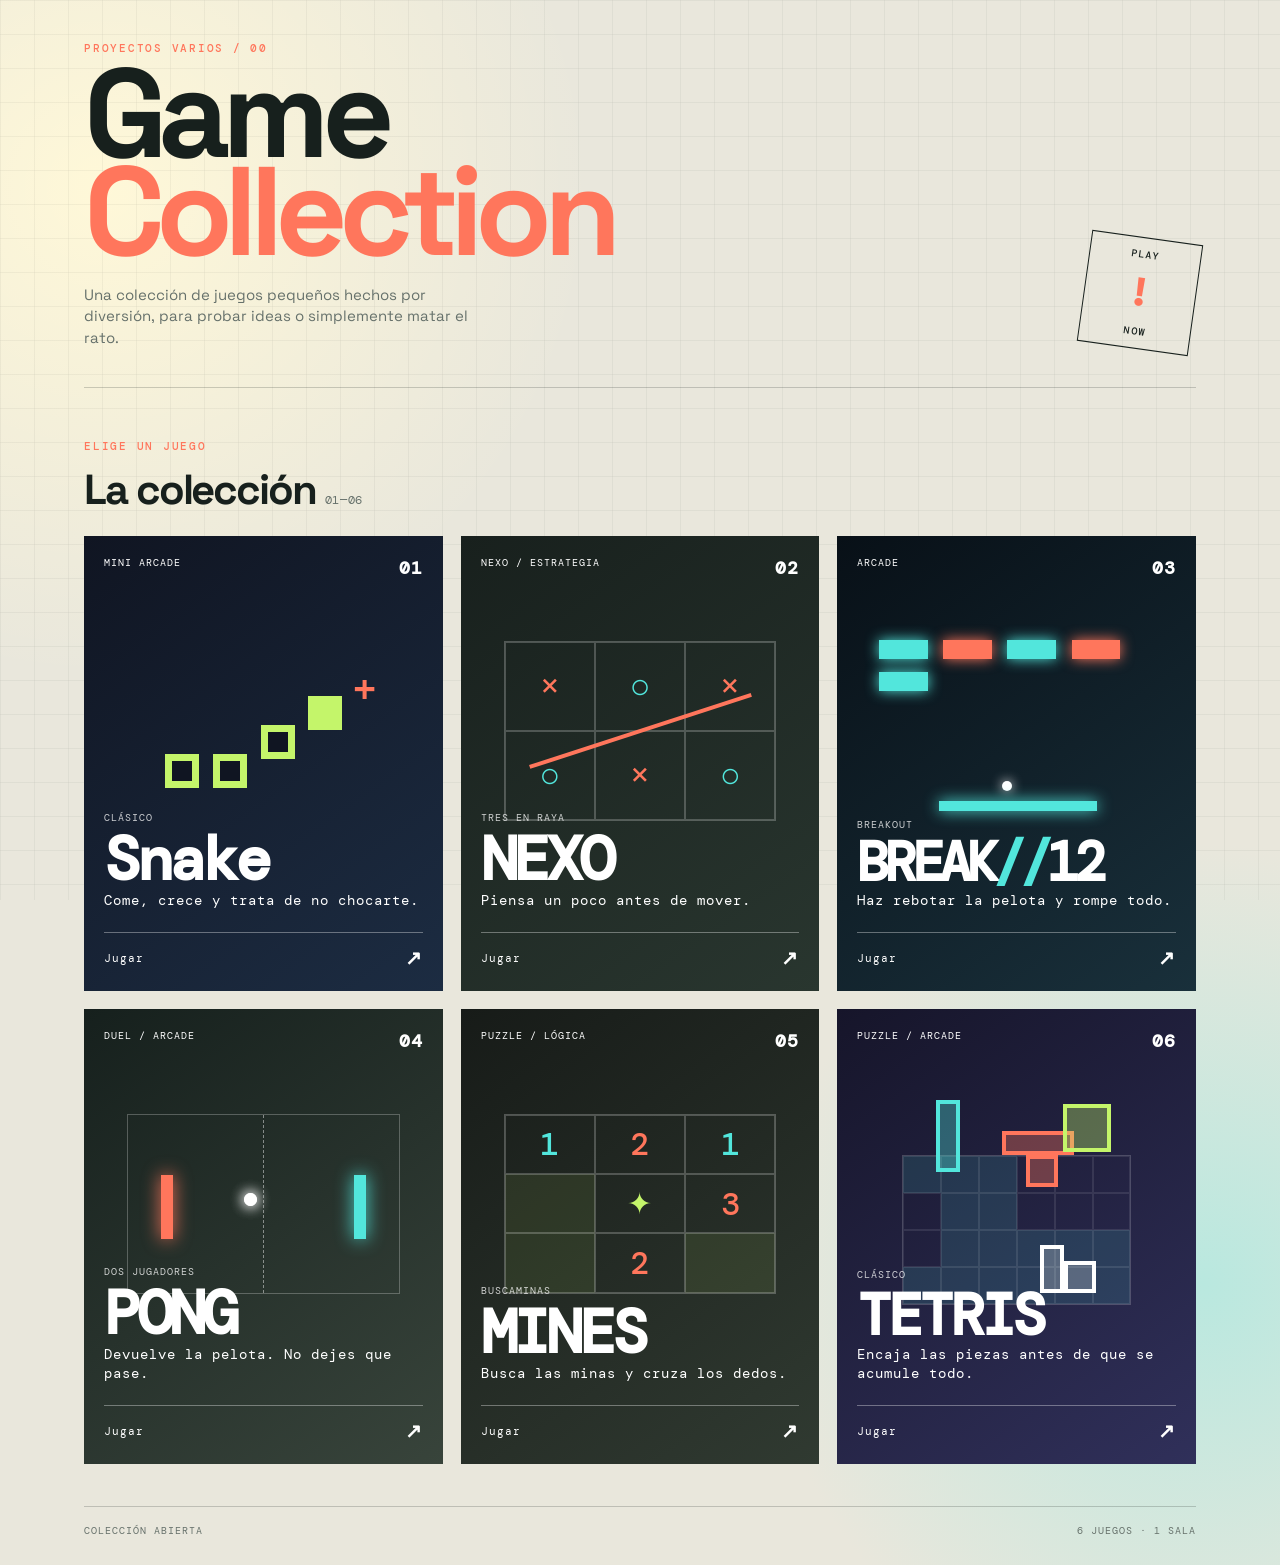
<file: index.html>
<!doctype html>

<html lang="es">
<head>
<meta charset="UTF-8">
<meta name="viewport" content="width=device-width, initial-scale=1">
<meta name="description" content="Una pequeña colección de minijuegos y proyectos personales">
<title>Arcade de bolsillo</title>
<link rel="stylesheet" href="style.css">
</head>
<body>

<main class="arcade">

  <header class="hero">
    <div class="hero-copy">
      <p class="eyebrow">Proyectos varios / 00</p>
      <h1>Game<br><em>Collection</em></h1>
      <p class="intro">Una colección de juegos pequeños hechos por diversión, para probar ideas o simplemente matar el rato.</p>
    </div>

<div class="hero-mark" aria-hidden="true">
  <span>PLAY</span>
  <b>!</b>
  <span>NOW</span>
</div>

  </header>

  <section class="collection" aria-labelledby="collection-title">

<div class="section-heading">
  <div>
    <p class="eyebrow">Elige un juego</p>
    <h2 id="collection-title">La colección <span>01—06</span></h2>
  </div>
</div>


<div class="covers">

  <a class="cover cover-snake" href="1/index.html" aria-label="Abrir Snake">

    <div class="cover-top">
      <span>MINI ARCADE</span>
      <b>01</b>
    </div>

    <div class="snake-art" aria-hidden="true">
      <i></i>
      <i></i>
      <i></i>
      <i></i>
      <strong>+</strong>
    </div>

    <div class="cover-bottom">
      <span class="cover-label">CLÁSICO</span>
      <h3>Snake</h3>
      <p>Come, crece y trata de no chocarte.</p>
      <span class="launch">Jugar <b>↗</b></span>
    </div>

  </a>

  <a class="cover cover-nexo" href="2/index.html" aria-label="Abrir Nexo, tres en raya">

    <div class="cover-top">
      <span>NEXO / ESTRATEGIA</span>
      <b>02</b>
    </div>

    <div class="nexo-art" aria-hidden="true">
      <span>×</span>
      <span>○</span>
      <span>×</span>
      <span>○</span>
      <span>×</span>
      <span>○</span>
      <i></i>
    </div>

    <div class="cover-bottom">
      <span class="cover-label">TRES EN RAYA</span>
      <h3>NEXO</h3>
      <p>Piensa un poco antes de mover.</p>
      <span class="launch">Jugar <b>↗</b></span>
    </div>

  </a>

  <a class="cover cover-break" href="3/index.html" aria-label="Abrir BREAK//12, Breakout">

    <div class="cover-top">
      <span>ARCADE</span>
      <b>03</b>
    </div>

    <div class="break-art" aria-hidden="true">
      <span></span>
      <span></span>
      <span></span>
      <span></span>
      <span></span>
      <i></i>
      <b></b>
    </div>

    <div class="cover-bottom">
      <span class="cover-label">BREAKOUT</span>
      <h3>BREAK<span>//</span>12</h3>
      <p>Haz rebotar la pelota y rompe todo.</p>
      <span class="launch">Jugar <b>↗</b></span>
    </div>

  </a>

  <a class="cover cover-pong" href="4/index.html" aria-label="Abrir Pong">

    <div class="cover-top">
      <span>DUEL / ARCADE</span>
      <b>04</b>
    </div>

    <div class="pong-art" aria-hidden="true">
      <i></i>
      <i></i>
      <strong></strong>
      <b></b>
    </div>

    <div class="cover-bottom">
      <span class="cover-label">DOS JUGADORES</span>
      <h3>PONG</h3>
      <p>Devuelve la pelota. No dejes que pase.</p>
      <span class="launch">Jugar <b>↗</b></span>
    </div>

  </a>

  <a class="cover cover-mines" href="5/index.html" aria-label="Abrir Buscaminas">

    <div class="cover-top">
      <span>PUZZLE / LÓGICA</span>
      <b>05</b>
    </div>

    <div class="mines-art" aria-hidden="true">
      <span>1</span>
      <span>2</span>
      <span>1</span>
      <span></span>
      <span class="mine">✦</span>
      <span>3</span>
      <span></span>
      <span>2</span>
      <span></span>
    </div>

    <div class="cover-bottom">
      <span class="cover-label">BUSCAMINAS</span>
      <h3>MINES</h3>
      <p>Busca las minas y cruza los dedos.</p>
      <span class="launch">Jugar <b>↗</b></span>
    </div>

  </a>



  <a class="cover cover-tetris" href="6/index.html" aria-label="Abrir Tetris">

    <div class="cover-top">
      <span>PUZZLE / ARCADE</span>
      <b>06</b>
    </div>

    <div class="tetris-art" aria-hidden="true">

      <span class="piece piece-i"></span>
      <span class="piece piece-t"></span>
      <span class="piece piece-o"></span>
      <span class="piece piece-l"></span>

      <div class="tetris-grid">
        <i></i><i></i><i></i><i></i><i></i><i></i>
        <i></i><i></i><i></i><i></i><i></i><i></i>
        <i></i><i></i><i></i><i></i><i></i><i></i>
        <i></i><i></i><i></i><i></i><i></i><i></i>
      </div>

    </div>

    <div class="cover-bottom">
      <span class="cover-label">CLÁSICO</span>
      <h3>TETRIS</h3>
      <p>Encaja las piezas antes de que se acumule todo.</p>
      <span class="launch">Jugar <b>↗</b></span>
    </div>

  </a>

</div>

  </section>

  <footer>
    <span>COLECCIÓN ABIERTA</span>
    <span>6 JUEGOS · 1 SALA</span>
  </footer>

</main>

</body>
</html>
</file>
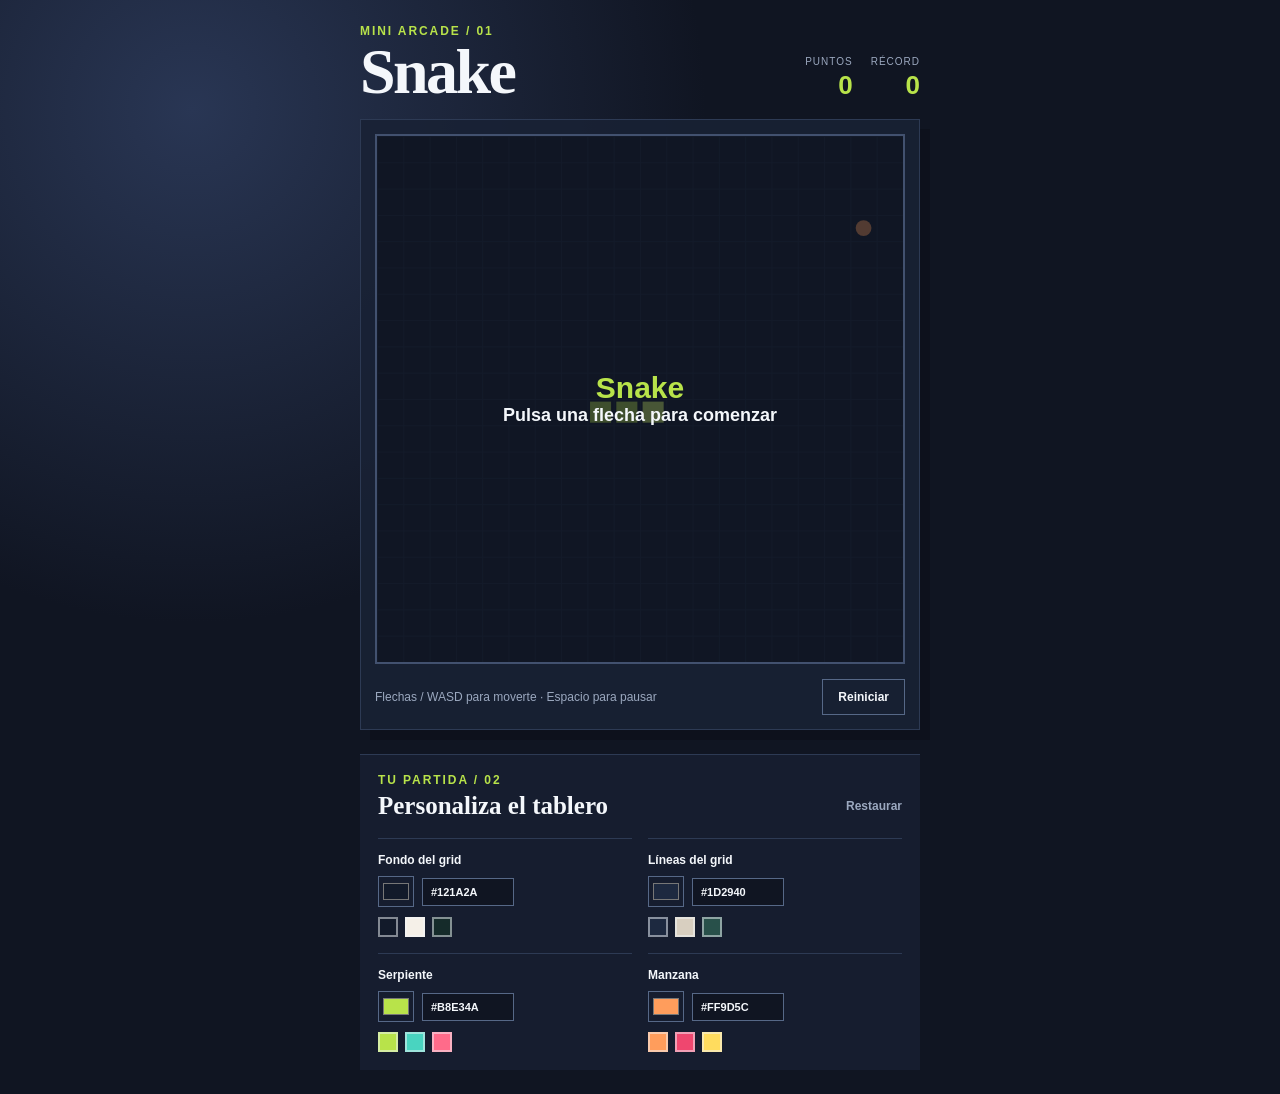
<file: 1/index.html>
<!doctype html>
<html lang="es">

<head>
    <meta charset="UTF-8">
    <meta
        name="viewport"
        content="width=device-width, initial-scale=1"
    >

    <title>Snake | Mini Arcade</title>

    <link rel="stylesheet" href="style.css">
</head>

<body>

    <main>

        <header>

            <div>
                <p class="eyebrow">
                    Mini arcade / 01
                </p>

                <h1>
                    Snake
                </h1>
            </div>

            <div class="scores">

                <div>
                    <span>
                        Puntos
                    </span>

                    <strong id="puntos">
                        0
                    </strong>
                </div>

                <div>
                    <span>
                        Récord
                    </span>

                    <strong id="record">
                        0
                    </strong>
                </div>

            </div>

        </header>

        <section class="game-shell">

            <div id="juego">

                <canvas
                    id="tablero"
                    aria-label="Tablero del juego Snake"
                ></canvas>

                <div
                    id="estado"
                    class="status"
                >

                    <div>
                        <strong>
                            Snake
                        </strong>

                        <span>
                            Pulsa una flecha para comenzar
                        </span>
                    </div>

                </div>

            </div>

            <div class="toolbar">

                <span class="hint">
                    Flechas / WASD para moverte · Espacio para pausar
                </span>

                <button
                    id="reiniciar"
                    type="button"
                >
                    Reiniciar
                </button>

            </div>

            <div class="controls">

                <button
                    data-direccion="arriba"
                    aria-label="Arriba"
                >
                    â–²
                </button>

                <button
                    data-direccion="izquierda"
                    aria-label="Izquierda"
                >
                    â—€
                </button>

                <button
                    data-direccion="abajo"
                    aria-label="Abajo"
                >
                    â–¼
                </button>

                <button
                    data-direccion="derecha"
                    aria-label="Derecha"
                >
                    â–¶
                </button>

            </div>

        </section>

        <section class="personalizacion">

            <div class="custom-heading">

                <div>

                    <p class="eyebrow">
                        Tu partida / 02
                    </p>

                    <h2>
                        Personaliza el tablero
                    </h2>

                </div>

                <button
                    id="restaurar-colores"
                    class="text-button"
                    type="button"
                >
                    Restaurar
                </button>

            </div>

            <div class="color-grid">

                <div
                    class="color-control"
                    data-color-control="fondo"
                >

                    <label for="color-fondo">
                        Fondo del grid
                    </label>

                    <div class="color-inputs">

                        <input
                            id="color-fondo"
                            class="color-picker"
                            type="color"
                            value="#121a2a"
                        >

                        <input
                            class="hex-input"
                            type="text"
                            value="#121A2A"
                            maxlength="7"
                        >

                    </div>

                    <div class="presets">

                        <button
                            type="button"
                            data-preset="#121a2a"
                            style="--swatch:#121a2a"
                        ></button>

                        <button
                            type="button"
                            data-preset="#f5f0e8"
                            style="--swatch:#f5f0e8"
                        ></button>

                        <button
                            type="button"
                            data-preset="#152b2a"
                            style="--swatch:#152b2a"
                        ></button>

                    </div>

                </div>

                <div
                    class="color-control"
                    data-color-control="grid"
                >

                    <label for="color-grid">
                        Líneas del grid
                    </label>

                    <div class="color-inputs">

                        <input
                            id="color-grid"
                            class="color-picker"
                            type="color"
                            value="#1d2940"
                        >

                        <input
                            class="hex-input"
                            type="text"
                            value="#1D2940"
                            maxlength="7"
                        >

                    </div>

                    <div class="presets">

                        <button
                            type="button"
                            data-preset="#1d2940"
                            style="--swatch:#1d2940"
                        ></button>

                        <button
                            type="button"
                            data-preset="#d8cfc0"
                            style="--swatch:#d8cfc0"
                        ></button>

                        <button
                            type="button"
                            data-preset="#28504a"
                            style="--swatch:#28504a"
                        ></button>

                    </div>

                </div>

                <div
                    class="color-control"
                    data-color-control="serpiente"
                >

                    <label for="color-serpiente">
                        Serpiente
                    </label>

                    <div class="color-inputs">

                        <input
                            id="color-serpiente"
                            class="color-picker"
                            type="color"
                            value="#b8e34a"
                        >

                        <input
                            class="hex-input"
                            type="text"
                            value="#B8E34A"
                            maxlength="7"
                        >

                    </div>

                    <div class="presets">

                        <button
                            type="button"
                            data-preset="#b8e34a"
                            style="--swatch:#b8e34a"
                        ></button>

                        <button
                            type="button"
                            data-preset="#49d4c0"
                            style="--swatch:#49d4c0"
                        ></button>

                        <button
                            type="button"
                            data-preset="#ff6b8a"
                            style="--swatch:#ff6b8a"
                        ></button>

                    </div>

                </div>

                <div
                    class="color-control"
                    data-color-control="manzana"
                >

                    <label for="color-manzana">
                        Manzana
                    </label>

                    <div class="color-inputs">

                        <input
                            id="color-manzana"
                            class="color-picker"
                            type="color"
                            value="#ff9d5c"
                        >

                        <input
                            class="hex-input"
                            type="text"
                            value="#FF9D5C"
                            maxlength="7"
                        >

                    </div>

                    <div class="presets">

                        <button
                            type="button"
                            data-preset="#ff9d5c"
                            style="--swatch:#ff9d5c"
                        ></button>

                        <button
                            type="button"
                            data-preset="#ef476f"
                            style="--swatch:#ef476f"
                        ></button>

                        <button
                            type="button"
                            data-preset="#ffdc5e"
                            style="--swatch:#ffdc5e"
                        ></button>

                    </div>

                </div>

            </div>

        </section>

    </main>

    <script src="app.js"></script>

</body>

</html>
</file>
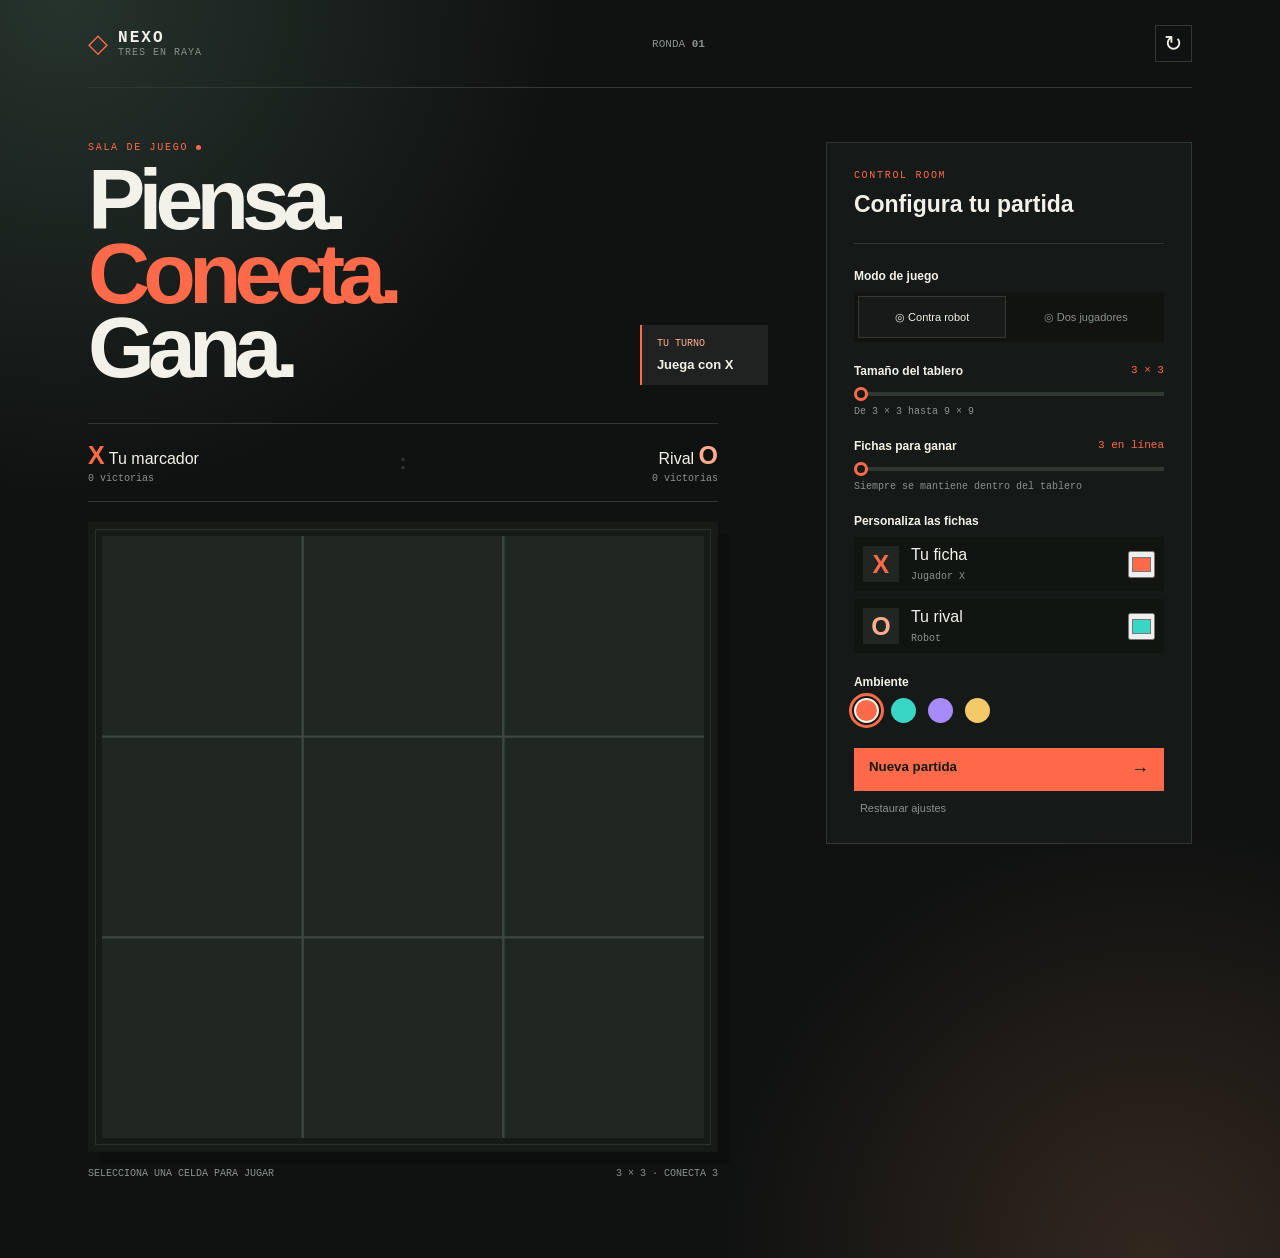
<file: 2/index.html>
<!doctype html>
<html lang="es">

<head>
    <meta charset="UTF-8">
    <meta name="viewport" content="width=device-width, initial-scale=1">

    <title>Nexo | Tres en raya</title>

    <link rel="stylesheet" href="style.css">
</head>

<body>

    <main class="app">

        <header class="topbar">

            <a class="brand" href="#game">
                <span class="brand-symbol">◇</span>

                <span>
                    <b>NEXO</b>
                    <small>TRES EN RAYA</small>
                </span>
            </a>

            <span class="round">
                RONDA
                <b id="round">01</b>
            </span>

            <button
                id="top-new"
                class="icon-button"
                type="button"
                aria-label="Nueva partida"
            >
                ↻
            </button>

        </header>

        <div class="layout">

            <section id="game" class="game-area">

                <div class="intro">

                    <div>

                        <p class="eyebrow">
                            SALA DE JUEGO
                            <i></i>
                        </p>

                        <h1>
                            Piensa.<br>
                            <em>Conecta.</em><br>
                            Gana.
                        </h1>

                    </div>

                    <div class="turn-box">

                        <small id="turn-label">
                            TU TURNO
                        </small>

                        <b id="turn-text">
                            Juega con X
                        </b>

                    </div>

                </div>

                <div class="score">

                    <span>
                        <b class="x">X</b>
                        Tu marcador

                        <small id="score-x">
                            0 victorias
                        </small>
                    </span>

                    <b class="colon">:</b>

                    <span class="right">
                        Rival
                        <b class="o">O</b>

                        <small id="score-o">
                            0 victorias
                        </small>
                    </span>

                </div>

                <div class="board-frame">

                    <canvas
                        id="board"
                        tabindex="0"
                        aria-label="Tablero de tres en raya"
                    ></canvas>

                    <div
                        id="result"
                        class="result"
                        hidden
                    >

                        <small id="result-label">
                            Partida terminada
                        </small>

                        <strong id="result-text">
                            Victoria
                        </strong>

                        <button
                            id="again"
                            type="button"
                        >
                            Jugar otra vez
                        </button>

                    </div>

                </div>

                <footer class="board-info">

                    <span>
                        Selecciona una celda para jugar
                    </span>

                    <span id="config">
                        3 × 3 · conecta 3
                    </span>

                </footer>

            </section>

            <aside class="panel">

                <p class="eyebrow">
                    CONTROL ROOM
                </p>

                <h2>
                    Configura tu partida
                </h2>

                <hr>

                <label class="label">
                    Modo de juego
                </label>

                <div class="modes">

                    <button
                        class="mode active"
                        data-mode="robot"
                        type="button"
                    >
                        ◎ Contra robot
                    </button>

                    <button
                        class="mode"
                        data-mode="player"
                        type="button"
                    >
                        ◎ Dos jugadores
                    </button>

                </div>

                <label class="label">

                    Tamaño del tablero

                    <output id="size-value">
                        3 × 3
                    </output>

                    <input
                        id="size"
                        type="range"
                        min="3"
                        max="9"
                        value="3"
                    >

                    <small>
                        De 3 × 3 hasta 9 × 9
                    </small>

                </label>

                <label class="label">

                    Fichas para ganar

                    <output id="win-value">
                        3 en línea
                    </output>

                    <input
                        id="win"
                        type="range"
                        min="3"
                        max="3"
                        value="3"
                    >

                    <small>
                        Siempre se mantiene dentro del tablero
                    </small>

                </label>

                <label class="label">
                    Personaliza las fichas
                </label>

                <div class="piece-list">

                    <label class="piece">

                        <b class="x">
                            X
                        </b>

                        <span>
                            Tu ficha

                            <small>
                                Jugador X
                            </small>
                        </span>

                        <input
                            id="x-color"
                            type="color"
                            value="#ff6b4a"
                            aria-label="Color de X"
                        >

                    </label>

                    <label class="piece">

                        <b class="o">
                            O
                        </b>

                        <span>
                            Tu rival

                            <small id="rival-name">
                                Robot
                            </small>
                        </span>

                        <input
                            id="o-color"
                            type="color"
                            value="#39d6c5"
                            aria-label="Color de O"
                        >

                    </label>

                </div>

                <label class="label">
                    Ambiente
                </label>

                <div class="themes">

                    <button
                        class="theme active"
                        data-theme="ember"
                        type="button"
                        aria-label="Tema coral"
                    ></button>

                    <button
                        class="theme mint"
                        data-theme="mint"
                        type="button"
                        aria-label="Tema menta"
                    ></button>

                    <button
                        class="theme violet"
                        data-theme="violet"
                        type="button"
                        aria-label="Tema violeta"
                    ></button>

                    <button
                        class="theme sun"
                        data-theme="sun"
                        type="button"
                        aria-label="Tema amarillo"
                    ></button>

                </div>

                <button
                    id="new"
                    class="primary"
                    type="button"
                >
                    Nueva partida
                    <span>→</span>
                </button>

                <button
                    id="restore"
                    class="restore"
                    type="button"
                >
                    Restaurar ajustes
                </button>

            </aside>

        </div>

    </main>

    <script src="app.js"></script>

</body>

</html>
</file>
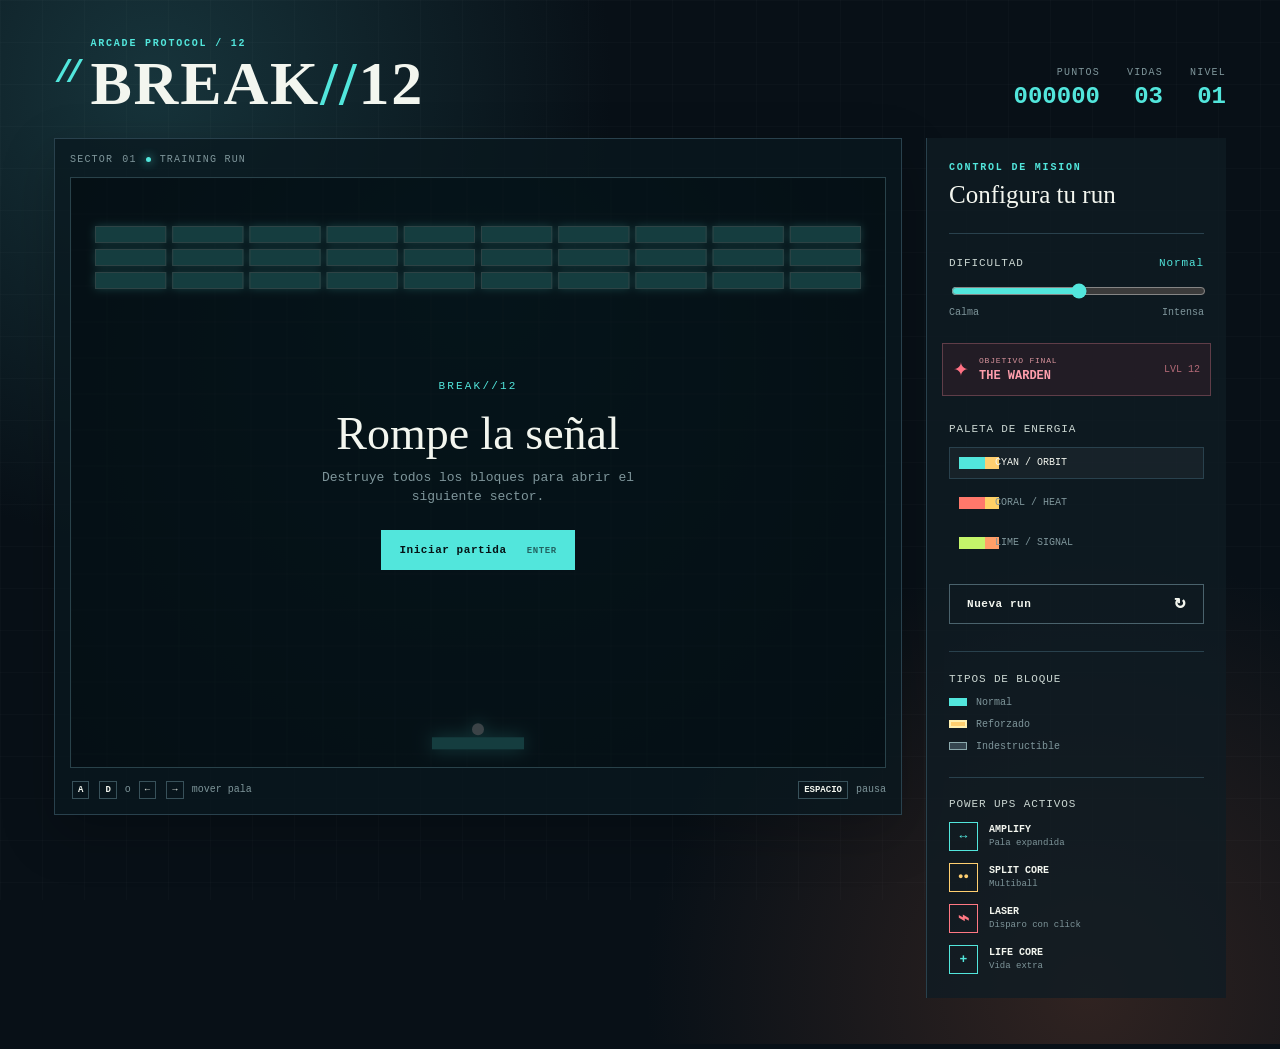
<file: 3/index.html>
<!doctype html>
<html lang="es">

<head>
    <meta charset="UTF-8">
    <meta name="viewport" content="width=device-width, initial-scale=1">
    <title>BREAK//12 | Breakout</title>
    <link rel="stylesheet" href="style.css">
</head>

<body>

    <main class="app">

        <header class="topbar">

            <div class="brand">
                <span class="brand-mark">//</span>

                <div>
                    <p class="eyebrow">ARCade protocol / 12</p>

                    <h1>
                        BREAK<span>//</span>12
                    </h1>
                </div>
            </div>

            <div class="stats">

                <div>
                    <small>PUNTOS</small>
                    <strong id="score">000000</strong>
                </div>

                <div>
                    <small>VIDAS</small>
                    <strong id="lives">03</strong>
                </div>

                <div>
                    <small>NIVEL</small>
                    <strong id="level">01<span>/12</span></strong>
                </div>

            </div>

        </header>

        <div class="layout">

            <section class="play-zone">

                <div class="game-frame">

                    <div class="frame-label">
                        SECTOR
                        <span id="sector">01</span>
                        <i></i>
                        <span id="mode-label">TRAINING RUN</span>
                    </div>

                    <div class="canvas-wrap">

                        <canvas
                            id="game"
                            aria-label="Juego Breakout"
                        ></canvas>

                        <div id="overlay" class="overlay">

                            <div>

                                <span class="overlay-kicker">
                                    BREAK//12
                                </span>

                                <h2 id="overlay-title">
                                    Rompe la señal
                                </h2>

                                <p id="overlay-copy">
                                    Destruye todos los bloques para abrir el siguiente sector.
                                </p>

                                <button
                                    id="start"
                                    class="primary"
                                    type="button"
                                >
                                    Iniciar partida
                                    <b>ENTER</b>
                                </button>

                            </div>

                        </div>

                    </div>

                    <div class="game-footer">

                        <span>
                            <b class="key">A</b>
                            <b class="key">D</b>
                            o
                            <b class="key">←</b>
                            <b class="key">→</b>
                            mover pala
                        </span>

                        <span>
                            <b class="key">ESPACIO</b>
                            pausa
                        </span>

                    </div>

                </div>

                <div class="touch-controls">

                    <button
                        data-key="left"
                        aria-label="Mover a la izquierda"
                    >
                        ←
                    </button>

                    <button
                        data-key="right"
                        aria-label="Mover a la derecha"
                    >
                        →
                    </button>

                </div>

            </section>

            <aside class="control-panel">

                <div class="panel-heading">

                    <p class="eyebrow">
                        CONTROL DE MISION
                    </p>

                    <h2>
                        Configura tu run
                    </h2>

                </div>

                <label
                    class="control-label"
                    for="difficulty"
                >
                    Dificultad

                    <output id="difficulty-value">
                        Normal
                    </output>
                </label>

                <input
                    id="difficulty"
                    type="range"
                    min="1"
                    max="3"
                    value="2"
                >

                <div class="range-hint">
                    <span>Calma</span>
                    <span>Intensa</span>
                </div>

                <div class="boss-card">

                    <div>

                        <span class="boss-icon">
                            ✦
                        </span>

                        <div>
                            <small>
                                OBJETIVO FINAL
                            </small>

                            <strong>
                                THE WARDEN
                            </strong>
                        </div>

                    </div>

                    <span class="boss-level">
                        LVL 12
                    </span>

                </div>

                <p class="control-label">
                    Paleta de energia
                </p>

                <div class="palette-list">

                    <button
                        class="palette active"
                        data-palette="cyan"
                        type="button"
                        aria-label="Paleta cyan"
                    >
                        <i></i>
                        <span>
                            CYAN / ORBIT
                        </span>
                    </button>

                    <button
                        class="palette"
                        data-palette="coral"
                        type="button"
                        aria-label="Paleta coral"
                    >
                        <i></i>
                        <span>
                            CORAL / HEAT
                        </span>
                    </button>

                    <button
                        class="palette"
                        data-palette="lime"
                        type="button"
                        aria-label="Paleta lima"
                    >
                        <i></i>
                        <span>
                            LIME / SIGNAL
                        </span>
                    </button>

                </div>

                <button
                    id="new-run"
                    class="secondary"
                    type="button"
                >
                    Nueva run
                    <span>↻</span>
                </button>

                <div class="legend">

                    <p class="control-label">
                        Tipos de bloque
                    </p>

                    <div>

                        <span>
                            <i class="legend-normal"></i>
                            Normal
                        </span>

                        <span>
                            <i class="legend-reinforced"></i>
                            Reforzado
                        </span>

                        <span>
                            <i class="legend-solid"></i>
                            Indestructible
                        </span>

                    </div>

                </div>

                <div class="powerups">

                    <p class="control-label">
                        Power ups activos
                    </p>

                    <div class="power-row">

                        <span class="power-icon wide">
                            ↔
                        </span>

                        <div>
                            <strong>AMPLIFY</strong>
                            <small>Pala expandida</small>
                        </div>

                    </div>

                    <div class="power-row">

                        <span class="power-icon multi">
                            ●●
                        </span>

                        <div>
                            <strong>SPLIT CORE</strong>
                            <small>Multiball</small>
                        </div>

                    </div>

                    <div class="power-row">

                        <span class="power-icon laser">
                            ⌁
                        </span>

                        <div>
                            <strong>LASER</strong>
                            <small>Disparo con click</small>
                        </div>

                    </div>

                    <div class="power-row">

                        <span class="power-icon life">
                            +
                        </span>

                        <div>
                            <strong>LIFE CORE</strong>
                            <small>Vida extra</small>
                        </div>

                    </div>

                </div>

            </aside>

        </div>

    </main>

    <script src="app.js"></script>

</body>

</html>
</file>
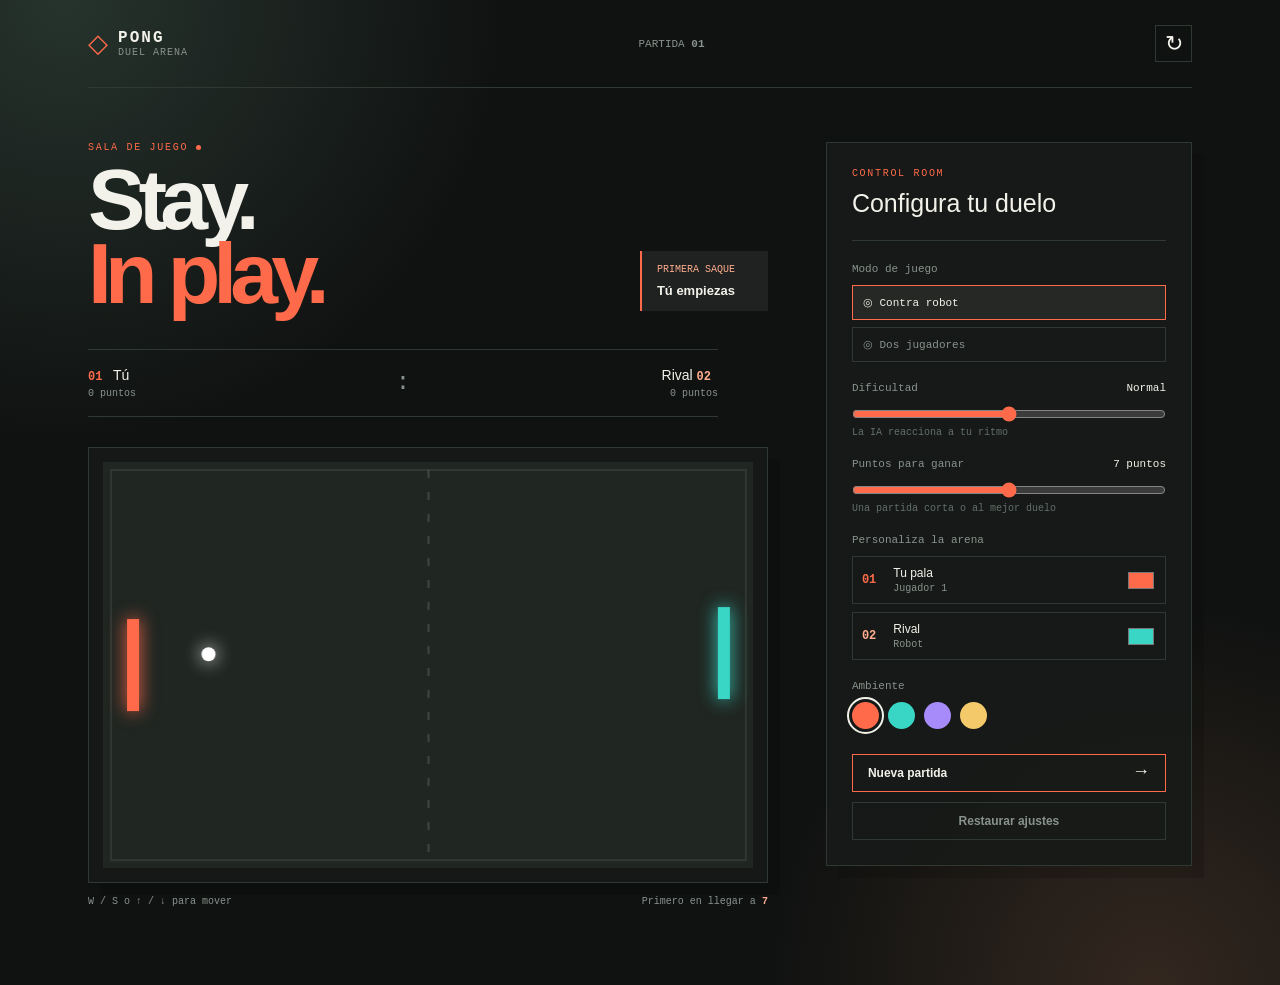
<file: 4/index.html>
<!doctype html>
<html lang="es">
<head>
<meta charset="UTF-8">
<meta name="viewport" content="width=device-width, initial-scale=1">
<title>PONG | Sala de juego</title>
<link rel="stylesheet" href="style.css">
</head>
<body>
<main class="app">
<header class="topbar">
    <a class="brand" href="../index.html">
        <span class="brand-symbol">◇</span>
        <span><b>PONG</b>
            <small>DUEL ARENA</small>
        </span>
    </a>
    <span class="round">PARTIDA 
        <b id="round">01

        </b>
    </span>
    <button id="top-new" class="icon-button" type="button" aria-label="Nueva partida">↻</button>
</header>

<div class="layout">
<section class="game-area">
<div class="intro"><div>
    <p class="eyebrow">SALA DE JUEGO 
        <i></i>
    </p>
    <h1>Stay.
        <br>
        <em>In play.</em>
    </h1>
</div>

<div class="turn-box">
    <small id="status-label">PRIMERA SAQUE</small>
    <b id="status-text">Tú empiezas</b>
</div>
</div>
<div class="score">
    <span>
        <b class="player-mark">01</b> Tú 
        <small id="score-player">0 puntos</small>
    </span>
    <b class="colon">:</b>
    <span class="right">Rival 
        <b class="rival-mark">02</b>
        <small id="score-rival">0 puntos</small>
    </span>
</div>

<div class="board-frame">
    <canvas id="board" tabindex="0" aria-label="Partida de Pong"></canvas>
    <div id="result" class="result" hidden>
        <small id="result-label">Partida terminada</small>
        <strong id="result-text">Victoria</strong>
        <button id="again" type="button">Jugar otra vez</button>
    </div>
</div>

<footer class="board-info">
    <span>W / S o ↑ / ↓ para mover</span>
    <span>Primero en llegar a 
        <b id="target-label">7</b>
    </span>
</footer>

<div class="touch-controls">
    <button data-key="up" aria-label="Mover arriba">↑</button>
    <button data-key="down" aria-label="Mover abajo">↓</button>
</div>

</section>
<aside class="panel">
    <p class="eyebrow">CONTROL ROOM</p>
    <h2>Configura tu duelo</h2>
    <hr>
<label class="label">Modo de juego</label>
<div class="modes">
    <button class="mode active" data-mode="robot" type="button">◎ Contra robot</button>
    <button class="mode" data-mode="player" type="button">◎ Dos jugadores</button>
</div>
<label class="label" for="difficulty">Dificultad 
    <output id="difficulty-value">Normal</output>
    <input id="difficulty" type="range" min="1" max="3" value="2">
    <small>La IA reacciona a tu ritmo</small>
</label>
<label class="label" for="target">Puntos para ganar 
    <output id="target-value">7 puntos</output>
    <input id="target" type="range" min="3" max="11" step="2" value="7">
    <small>Una partida corta o al mejor duelo</small>
</label>
<label class="label">Personaliza la arena</label>
<div class="piece-list">
    <label class="piece">
        <b class="player-mark">01</b>
        <span>Tu pala
            <small>Jugador 1</small>
        </span>
        <input 
            id="player-color" 
            type="color" 
            value="#ff6b4a" 
            aria-label="Color de tu pala"
        >
    </label>
    <label class="piece">
        <b class="rival-mark">02</b>
        <span>Rival
            <small id="rival-name">Robot</small>
        </span>
        <input 
            id="rival-color" 
            type="color" 
            value="#39d6c5" 
            aria-label="Color de la pala rival"
            >
        </label>
    </div>

<label class="label">Ambiente</label>
<div class="themes">
    <button 
        class="theme active" 
        data-theme="ember" 
        type="button" 
        aria-label="Tema coral"
        >
    </button>
    <button 
        class="theme mint" 
        data-theme="mint" 
        type="button" 
        aria-label="Tema menta"
        >
    </button>
    <button 
        class="theme violet" 
        data-theme="violet" 
        type="button" 
        aria-label="Tema violeta"
        >
    </button>
    <button 
        class="theme sun" 
        data-theme="sun" 
        type="button" 
        aria-label="Tema amarillo"
        >
    </button>
</div>

<button 
    id="new" 
    class="primary" 
    type="button"
    >Nueva partida 
    <span>→</span>
</button>

<button 
    id="restore" 
    class="restore" 
    type="button"
    >Restaurar ajustes
</button>
</aside>
</div>
</main>
<script src="app.js"></script>
</body>
</html>
</file>
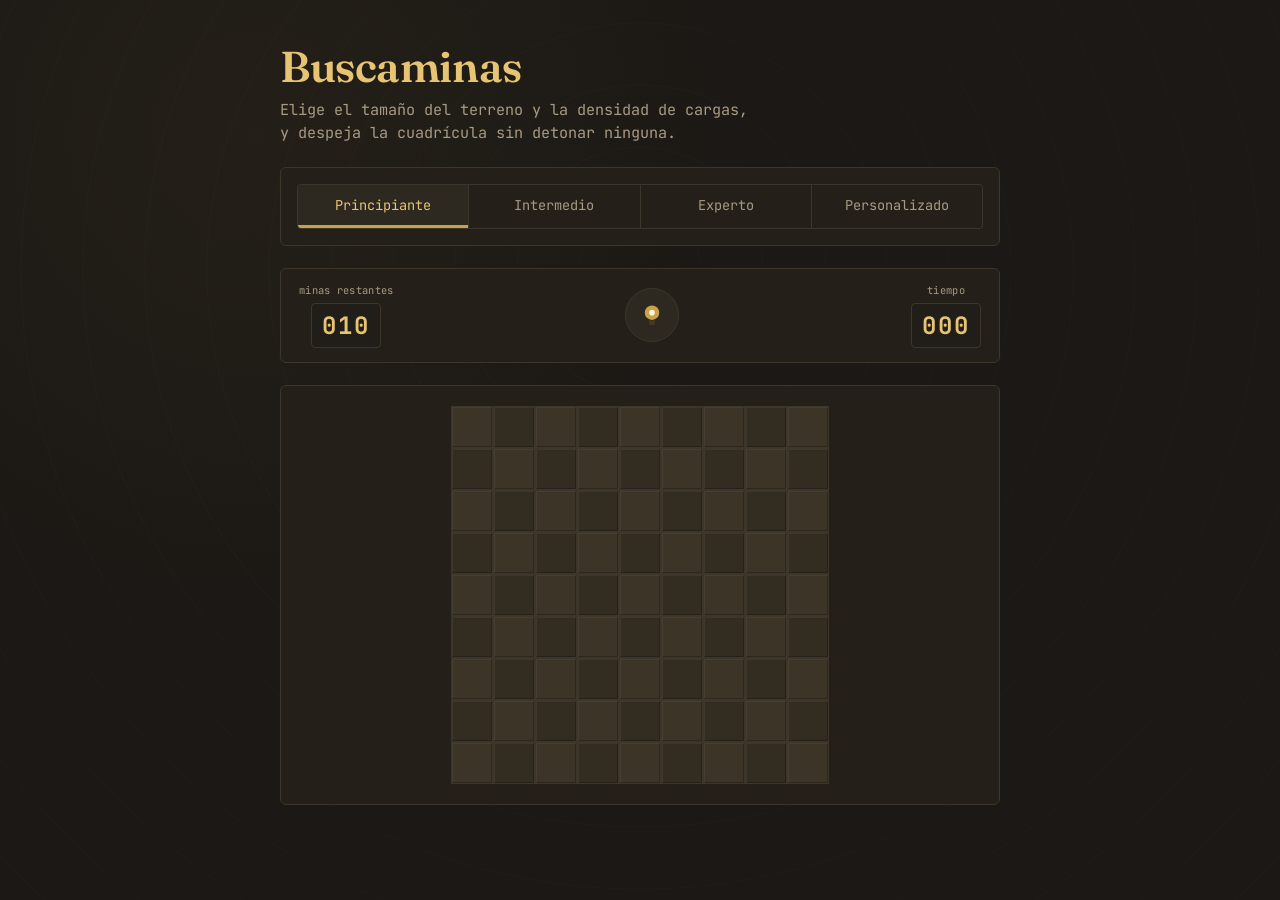
<file: 5/index.html>
<!DOCTYPE html>
<html lang="es">
<head>
  <meta charset="UTF-8">
  <meta name="viewport" content="width=device-width, initial-scale=1.0, maximum-scale=1, user-scalable=no">

  <title>El buscaminas</title>

  <link rel="preconnect" href="https://fonts.googleapis.com">
  <link rel="preconnect" href="https://fonts.gstatic.com" crossorigin>

  <link href="https://fonts.googleapis.com/css2?family=Fraunces:ital,opsz,wght@0,9..144,400;0,9..144,600;1,9..144,500&family=JetBrains+Mono:wght@400;0,9..144,500;0,9..144,700&display=swap" rel="stylesheet">

  <link rel="stylesheet" href="style.css">
</head>

<body>
<div class="wrap">

  <header>
    <h1>Buscaminas</h1>
    <p>Elige el tamaño del terreno y la densidad de cargas, y despeja la cuadrícula sin detonar ninguna.</p>
  </header>

  <div class="panel">
    <div class="seg" id="difficulty-seg">
      <button data-preset="beginner" class="active">Principiante</button>
      <button data-preset="intermediate">Intermedio</button>
      <button data-preset="expert">Experto</button>
      <button data-preset="custom">Personalizado</button>

      <button data-preset="infinite" id="infinite-btn" class="secret-mode" hidden>
        Infinito ∞
      </button>
    </div>

    <div class="custom-fields" id="custom-fields">
      <div class="field">
        <label for="in-rows">Filas</label>
        <input type="number" id="in-rows" min="5" max="24" value="9">
      </div>

      <div class="field">
        <label for="in-cols">Columnas</label>
        <input type="number" id="in-cols" min="5" max="24" value="9">
      </div>

      <div class="field">
        <label for="in-mines">Minas</label>
        <input type="number" id="in-mines" min="1" max="72" value="10">
      </div>

      <div class="field-hint" id="mines-hint">
        Máximo 72 minas para una cuadrícula de 9 × 9.
      </div>
    </div>
  </div>

  <div class="infinite-status" id="infinite-rules" hidden></div>

  <div class="dash">

    <div class="readout">
      <span class="label">minas restantes</span>
      <span class="digits" id="mine-counter">010</span>
    </div>

    <button
      class="lamp-btn"
      id="reset-btn"
      aria-label="Reiniciar partida"
      title="Reiniciar partida"
    >
      <svg id="lamp-icon" viewBox="0 0 24 24" fill="none">
        <circle cx="12" cy="10" r="6.2" fill="var(--brass)"/>
        <path d="M9 16.5h6l-1 4h-4l-1-4z" fill="#443826"/>
        <circle cx="12" cy="10" r="2.4" fill="#fff3d6"/>
      </svg>
    </button>

    <div class="readout infinite-readout" id="infinite-readout" hidden>
      <span class="label">nivel infinito</span>
      <span class="digits" id="infinite-level">01</span>

      <span class="label">récord</span>
      <span class="digits" id="infinite-record">01</span>
    </div>

    <div class="readout">
      <span class="label">tiempo</span>
      <span class="digits" id="timer">000</span>
    </div>

  </div>

  <div class="board-shell">
    <div
      class="board"
      id="board"
      role="grid"
      aria-label="Cuadrícula de buscaminas"
    ></div>

    <div class="level-rules" id="level-rules" hidden>
      <div class="level-rules-title">REGLAS DEL NIVEL</div>
      <div class="level-rules-list" id="level-rules-list"></div>
    </div>
  </div>

  <div class="footer-row">

    <div class="mode-toggle" id="mode-toggle">
      <button data-mode="reveal" class="active">Revelar</button>
      <button data-mode="flag">Marcar</button>
    </div>

    <div class="status" id="status" role="status" aria-live="polite"></div>

  </div>

</div>

<div class="secret-modal" id="secret-modal" hidden>
  <div class="secret-modal-box">
    <div class="secret-modal-title">¿?</div>

    <div class="konami-sequence" id="konami-sequence">
      <span data-key="ArrowUp">↑</span>
      <span data-key="ArrowUp">↑</span>
      <span data-key="ArrowDown">↓</span>
      <span data-key="ArrowDown">↓</span>
      <span data-key="ArrowLeft">←</span>
      <span data-key="ArrowRight">→</span>
      <span data-key="ArrowLeft">←</span>
      <span data-key="ArrowRight">→</span>
      <span data-key="b">B</span>
      <span data-key="a">A</span>
    </div>

    <div class="konami-controls">
      <button data-secret-key="ArrowUp">↑</button>
      <button data-secret-key="ArrowDown">↓</button>
      <button data-secret-key="ArrowLeft">←</button>
      <button data-secret-key="ArrowRight">→</button>
      <button data-secret-key="b">B</button>
      <button data-secret-key="a">A</button>
    </div>

    <div class="secret-modal-hint">
      Introduce el código.
    </div>
  </div>
</div>

<div class="infinite-unlock-effect" id="infinite-unlock-effect" hidden>
  <div class="unlock-stars"></div>
  <div class="unlock-message">
    <span>INFINITO</span>
    <small>DESBLOQUEADO</small>
  </div>
</div>

<script src="app.js"></script>
</body>
</html>
</file>
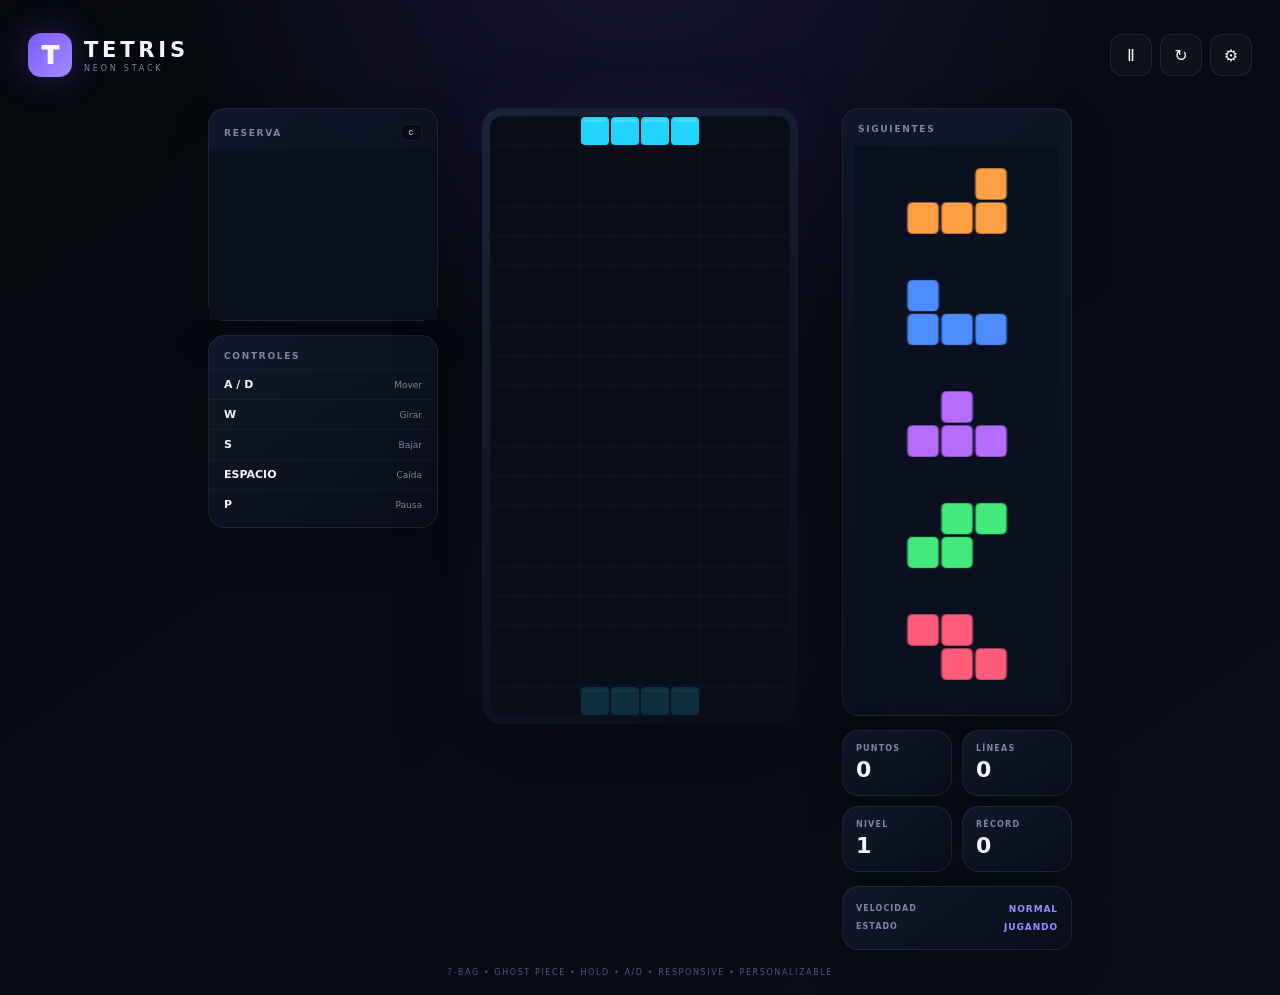
<file: 6/index.html>
<!DOCTYPE html>
<html lang="es">
<head>
<meta charset="UTF-8">
<meta name="viewport" content="width=device-width, initial-scale=1.0">
<meta name="theme-color" content="#080b14">
<title>TETRIS // Neon Stack</title>
<link rel="stylesheet" href="style.css">
</head>

<body>

<main class="app">

<header class="topbar">

    <div class="brand">

        <div class="brand-logo">
            T
        </div>

        <div>
            <h1>TETRIS</h1>
            <span>NEON STACK</span>
        </div>

    </div>

    <div class="header-actions">

        <button
            id="pauseButton"
            class="icon-button"
            title="Pausa">
            Ⅱ
        </button>

        <button
            id="restartButton"
            class="icon-button"
            title="Reiniciar">
            ↻
        </button>

        <button
            id="settingsButton"
            class="icon-button"
            title="Configuración">
            ⚙
        </button>

    </div>

</header>

<section class="game-layout">

<aside class="panel left-panel">

    <div class="card">

        <div class="card-title">
            RESERVA
            <kbd id="holdKeyLabel">C</kbd>
        </div>

        <canvas
            id="holdCanvas"
            width="160"
            height="120">
        </canvas>

    </div>

    <div class="card controls">

        <div class="card-title">
            CONTROLES
        </div>

        <div class="control">
            <span id="moveKeysLabel">A / D</span>
            <small>Mover</small>
        </div>

        <div class="control">
            <span id="rotateKeyLabel">W</span>
            <small>Girar</small>
        </div>

        <div class="control">
            <span id="downKeyLabel">S</span>
            <small>Bajar</small>
        </div>

        <div class="control">
            <span id="dropKeyLabel">ESPACIO</span>
            <small>Caída</small>
        </div>

        <div class="control">
            <span id="pauseKeyLabel">P</span>
            <small>Pausa</small>
        </div>

    </div>

</aside>

<section class="board-area">

    <div class="board-frame" id="boardFrame">

        <canvas
            id="gameCanvas"
            width="300"
            height="600">
        </canvas>

        <div id="effectsLayer"></div>

        <div
            id="overlay"
            class="overlay hidden">

            <div class="overlay-content">

                <span
                    id="overlayEyebrow"
                    class="overlay-eyebrow">
                    JUEGO PAUSADO
                </span>

                <strong
                    id="overlayTitle"
                    class="overlay-title">
                    PAUSA
                </strong>

                <button
                    id="overlayButton"
                    class="primary-button">
                    CONTINUAR
                </button>

            </div>

        </div>

    </div>

    <div class="mobile-controls">

        <button
            class="mobile-key wide"
            data-action="hold">
            HOLD
        </button>

        <button
            class="mobile-key"
            data-action="left">
            ←
        </button>

        <button
            class="mobile-key accent"
            data-action="rotate">
            ↻
        </button>

        <button
            class="mobile-key"
            data-action="right">
            →
        </button>

        <button
            class="mobile-key"
            data-action="down">
            ↓
        </button>

        <button
            class="mobile-key wide accent"
            data-action="drop">
            DROP
        </button>

    </div>

</section>

<aside class="panel right-panel">

    <div class="card">

        <div class="card-title">
            SIGUIENTES
        </div>

        <div class="next-list">

            <canvas class="next-canvas" width="150" height="82"></canvas>
            <canvas class="next-canvas" width="150" height="82"></canvas>
            <canvas class="next-canvas" width="150" height="82"></canvas>
            <canvas class="next-canvas" width="150" height="82"></canvas>
            <canvas class="next-canvas" width="150" height="82"></canvas>

        </div>

    </div>

    <div class="stats">

        <div class="card stat">
            <span>PUNTOS</span>
            <strong id="score">0</strong>
        </div>

        <div class="card stat">
            <span>LÍNEAS</span>
            <strong id="lines">0</strong>
        </div>

        <div class="card stat">
            <span>NIVEL</span>
            <strong id="level">1</strong>
        </div>

        <div class="card stat">
            <span>RÉCORD</span>
            <strong id="highScore">0</strong>
        </div>

    </div>

    <div class="card status-card">

        <div class="status-line">
            <span>VELOCIDAD</span>
            <strong id="speedLabel">NORMAL</strong>
        </div>

        <div class="status-line">
            <span>ESTADO</span>
            <strong id="statusLabel">JUGANDO</strong>
        </div>

    </div>

</aside>

</section>

<footer>
    7-BAG • GHOST PIECE • HOLD • A/D • RESPONSIVE • PERSONALIZABLE
</footer>

</main>


<!-- =====================================================
     SETTINGS
===================================================== -->

<div
    id="settingsModal"
    class="modal hidden">

    <div class="modal-box">

        <div class="modal-header">

            <div>

                <span>
                    CONFIGURACIÓN
                </span>

                <h2>
                    Personaliza tu partida
                </h2>

            </div>

            <button
                id="closeSettings"
                class="close-button">
                ×
            </button>

        </div>

        <div class="setting">

            <label for="difficulty">
                Dificultad

                <strong id="difficultyValue">
                    Normal
                </strong>
            </label>

            <input
                id="difficulty"
                type="range"
                min="1"
                max="5"
                value="3">

            <div class="range-labels">
                <span>Fácil</span>
                <span>Extrema</span>
            </div>

        </div>

        <div class="setting">

            <label>
                Color principal
            </label>

            <div class="color-line">

                <input
                    id="themeColor"
                    type="color"
                    value="#7c5cff">

                <span
                    id="colorHex"
                    class="color-value">
                    #7C5CFF
                </span>

            </div>

        </div>

        <div class="setting">

            <label>
                Temas rápidos
            </label>

            <div class="swatches">

                <button class="swatch" data-color="#7c5cff" style="--swatch:#7c5cff"></button>
                <button class="swatch" data-color="#00d4ff" style="--swatch:#00d4ff"></button>
                <button class="swatch" data-color="#ff3cac" style="--swatch:#ff3cac"></button>
                <button class="swatch" data-color="#20e3b2" style="--swatch:#20e3b2"></button>
                <button class="swatch" data-color="#ffb000" style="--swatch:#ffb000"></button>

            </div>

        </div>

        <div class="setting">

            <label>
                Controles
            </label>

            <div class="keybinds">

                <div class="keybind-row">
                    <span>Izquierda</span>
                    <button class="keybind-button" data-bind="left">A</button>
                </div>

                <div class="keybind-row">
                    <span>Derecha</span>
                    <button class="keybind-button" data-bind="right">D</button>
                </div>

                <div class="keybind-row">
                    <span>Bajar</span>
                    <button class="keybind-button" data-bind="down">S</button>
                </div>

                <div class="keybind-row">
                    <span>Girar</span>
                    <button class="keybind-button" data-bind="rotate">W</button>
                </div>

                <div class="keybind-row">
                    <span>Caída instantánea</span>
                    <button class="keybind-button" data-bind="drop">ESPACIO</button>
                </div>

                <div class="keybind-row">
                    <span>Reserva</span>
                    <button class="keybind-button" data-bind="hold">C</button>
                </div>

                <div class="keybind-row">
                    <span>Pausa</span>
                    <button class="keybind-button" data-bind="pause">P</button>
                </div>

            </div>

            <div class="binding-note">
                Haz clic en una acción y después presiona la tecla que quieras asignarle.
                Las flechas del teclado siguen funcionando como controles alternativos para movimiento y giro.
            </div>

            <div class="control-preset">

                <button id="presetAD">
                    A / D
                </button>

                <button id="presetArrows">
                    FLECHAS
                </button>

                <button id="resetControls">
                    RESTAURAR
                </button>

            </div>

        </div>

        <div class="setting options">

            <label>
                <input
                    id="ghostToggle"
                    type="checkbox"
                    checked>
                Pieza fantasma
            </label>

            <label>
                <input
                    id="gridToggle"
                    type="checkbox"
                    checked>
                Cuadrícula
            </label>

            <label>
                <input
                    id="soundToggle"
                    type="checkbox"
                    checked>
                Sonido
            </label>

        </div>

        <button
            id="applySettings"
            class="primary-button full">
            APLICAR Y REINICIAR
        </button>

    </div>

</div>


<!-- =====================================================
     GAME OVER / INICIALES
===================================================== -->

<div
    id="initialsModal"
    class="modal hidden">

    <div class="modal-box">

        <div class="modal-header">

            <div>
                <span>
                    FIN DE LA PARTIDA
                </span>

                <h2>
                    NUEVO REGISTRO
                </h2>
            </div>

        </div>

        <div class="initials-box">

            <h3>
                ¡BUENA PARTIDA!
            </h3>

            <p>
                Introduce tus iniciales para guardar el resultado.
            </p>

            <div class="gameover-score">
                PUNTOS: <span id="finalScore">0</span>
            </div>

            <br>

            <input
                id="initialsInput"
                class="initial-input"
                maxlength="3"
                autocomplete="off"
                spellcheck="false"
                placeholder="AAA">

            <br><br>

            <button
                id="saveInitials"
                class="primary-button full">
                GUARDAR RESULTADO
            </button>

        </div>

    </div>

</div>


<script src="app.js"></script>

</body>
</html>
</file>
<file: style.css>
@import url('https://fonts.googleapis.com/css2?family=DM+Mono:wght@400;500&family=Space+Grotesk:wght@400;500;700&display=swap');

:root {
--ink: #17201d;
--paper: #e9e7dc;
--muted: #66716b;
--lime: #c4f56a;
--coral: #ff765c;
--cyan: #52e6dc;
--line: rgba(23, 32, 29, 0.2);
}

* {
  box-sizing: border-box;
  }

body {
min-height: 100vh;
margin: 0;
color: var(--ink);
background:
radial-gradient(circle at 8% 12%, #fff8d8 0, transparent 27%),
radial-gradient(circle at 94% 82%, #b9e8df 0, transparent 25%),
var(--paper);
font-family: 'Space Grotesk', sans-serif;
}

body:before {
position: fixed;
inset: 0;
z-index: -1;
opacity: 0.22;
pointer-events: none;
background-image:
linear-gradient(var(--line) 1px, transparent 1px),
linear-gradient(90deg, var(--line) 1px, transparent 1px);
background-size: 34px 34px;
content: '';
}

.arcade {
width: min(1180px, 100%);
margin: auto;
padding: 42px 34px 28px;
}

.hero {
display: flex;
align-items: end;
justify-content: space-between;
gap: 30px;
padding-bottom: 38px;
border-bottom: 1px solid var(--line);
}

.eyebrow {
margin: 0 0 10px;
color: var(--coral);
font: 500 11px/1.2 'DM Mono', monospace;
letter-spacing: 0.16em;
text-transform: uppercase;
}

h1 {
margin: 0;
font-size: clamp(58px, 10vw, 126px);
line-height: 0.78;
letter-spacing: -0.07em;
}

h1 em {
color: var(--coral);
font-style: normal;
}

.intro {
max-width: 410px;
margin: 22px 0 0;
color: var(--muted);
font-size: 15px;
line-height: 1.45;
}

.hero-mark {
display: grid;
place-items: center;
width: 112px;
height: 112px;
border: 1px solid var(--ink);
transform: rotate(8deg);
font: 500 10px 'DM Mono', monospace;
letter-spacing: 0.12em;
}

.hero-mark b {
color: var(--coral);
font-size: 38px;
line-height: 0.7;
}

.collection {
padding: 52px 0 42px;
}

.section-heading {
display: flex;
align-items: end;
justify-content: space-between;
gap: 20px;
margin-bottom: 20px;
}

.section-heading h2 {
margin: 0;
font-size: clamp(24px, 4vw, 42px);
letter-spacing: -0.05em;
}

.section-heading h2 span {
color: var(--muted);
font: 400 12px 'DM Mono', monospace;
letter-spacing: 0.05em;
}

.covers {
display: grid;
grid-template-columns: repeat(3, 1fr);
gap: 18px;
}

.cover {
position: relative;
display: flex;
flex-direction: column;
min-height: 455px;
overflow: hidden;
padding: 20px;
color: #fff;
text-decoration: none;
transition:
transform 0.25s ease,
box-shadow 0.25s ease;
}

.cover:hover,
.cover:focus-visible {
transform: translateY(-8px) rotate(-1deg);
box-shadow: 12px 14px 0 rgba(23, 32, 29, 0.16);
outline: none;
}

.cover-top,
.cover-bottom {
position: relative;
z-index: 2;
display: flex;
justify-content: space-between;
gap: 15px;
font: 10px 'DM Mono', monospace;
letter-spacing: 0.1em;
}

.cover-top b {
font-size: 18px;
}

.cover-bottom {
display: block;
margin-top: auto;
}

.cover-label {
font-size: 10px;
opacity: 0.78;
}

.cover h3 {
margin: 8px 0 4px;
font-size: clamp(35px, 5vw, 61px);
line-height: 0.9;
letter-spacing: -0.07em;
}

.cover p {
margin: 0 0 22px;
font-size: 14px;
line-height: 1.35;
}

.launch {
display: flex;
align-items: center;
justify-content: space-between;
padding-top: 12px;
border-top: 1px solid rgba(255, 255, 255, 0.35);
font-size: 11px;
}

.launch b {
font-size: 20px;
}

/* ================================================================
FONDOS
================================================================ */

.cover-snake {
background: linear-gradient(145deg, #101522, #1c2c42);
}

.cover-nexo {
background: linear-gradient(145deg, #18201d, #29362f);
}

.cover-break {
background: linear-gradient(145deg, #081017, #19303b);
}

.cover-pong {
background: linear-gradient(145deg, #16201d, #38443b);
}

.cover-mines {
background: linear-gradient(145deg, #171b18, #303a31);
}

.cover-tetris {
background: linear-gradient(145deg, #16152a, #30305a);
}

/* ================================================================
SNAKE
================================================================ */

.snake-art {
position: absolute;
inset: 27% 13% auto;
height: 170px;
}

.snake-art i {
position: absolute;
width: 34px;
height: 34px;
border: 7px solid var(--lime);
background: #101522;
}

.snake-art i:nth-child(1) {
left: 13%;
top: 56%;
}

.snake-art i:nth-child(2) {
left: 31%;
top: 56%;
}

.snake-art i:nth-child(3) {
left: 49%;
top: 39%;
}

.snake-art i:nth-child(4) {
left: 67%;
top: 22%;
background: var(--lime);
}

.snake-art strong {
position: absolute;
right: 7%;
top: 2%;
color: var(--coral);
font: 500 42px 'DM Mono', monospace;
}

/* ================================================================
NEXO
================================================================ */

.nexo-art {
position: absolute;
inset: 23% 12% auto;
display: grid;
grid-template-columns: repeat(3, 1fr);
height: 180px;
border: 1px solid rgba(255, 255, 255, 0.24);
}

.nexo-art span {
display: grid;
place-items: center;
border: 1px solid rgba(255, 255, 255, 0.22);
font-size: 35px;
}

.nexo-art span:nth-child(odd) {
color: var(--coral);
}

.nexo-art span:nth-child(even) {
color: var(--cyan);
}

.nexo-art i {
position: absolute;
left: 7%;
right: 7%;
top: 49%;
height: 4px;
background: var(--coral);
transform: rotate(-18deg);
}

/* ================================================================
BREAKOUT
================================================================ */

.cover-break h3 {
font: 700 clamp(31px, 4.5vw, 54px) / 0.9 'DM Mono', monospace;
letter-spacing: -0.09em;
}

.cover-break h3 span {
color: var(--cyan);
}

.break-art {
position: absolute;
inset: 22% 10% auto;
height: 180px;
}

.break-art span {
position: relative;
display: inline-block;
width: 17%;
height: 19px;
margin: 4px 2%;
background: var(--cyan);
box-shadow: 0 0 14px var(--cyan);
}

.break-art span:nth-child(2n) {
background: var(--coral);
box-shadow: 0 0 14px var(--coral);
}

.break-art i {
position: absolute;
left: 45%;
bottom: 25px;
width: 10px;
height: 10px;
border-radius: 50%;
background: #fff;
box-shadow: 0 0 12px #fff;
}

.break-art b {
position: absolute;
bottom: 5px;
left: 23%;
width: 55%;
height: 10px;
background: var(--cyan);
box-shadow: 0 0 15px var(--cyan);
}

/* ================================================================
PONG
================================================================ */

.pong-art {
position: absolute;
inset: 23% 12% auto;
height: 180px;
border: 1px solid rgba(255, 255, 255, 0.25);
}

.pong-art:after {
position: absolute;
top: 0;
bottom: 0;
left: 50%;
border-left: 1px dashed rgba(255, 255, 255, 0.45);
content: '';
}

.pong-art i {
position: absolute;
top: 34%;
width: 12px;
height: 64px;
background: var(--coral);
box-shadow: 0 0 18px var(--coral);
}

.pong-art i:first-child {
left: 12%;
}

.pong-art i:nth-child(2) {
right: 12%;
background: var(--cyan);
box-shadow: 0 0 18px var(--cyan);
}

.pong-art strong,
.pong-art b {
position: absolute;
left: 43%;
top: 44%;
width: 13px;
height: 13px;
border-radius: 50%;
background: #fff;
box-shadow: 0 0 14px #fff;
}

.pong-art b {
animation: serve 1.8s infinite alternate ease-in-out;
}

@keyframes serve {
to {
transform: translateX(85px);
}
}

/* ================================================================
MINES
================================================================ */

.mines-art {
position: absolute;
inset: 23% 12% auto;
display: grid;
grid-template-columns: repeat(3, 1fr);
height: 180px;
border: 1px solid rgba(255, 255, 255, 0.24);
}

.mines-art span {
display: grid;
place-items: center;
border: 1px solid rgba(255, 255, 255, 0.22);
color: var(--cyan);
font: 500 32px 'DM Mono', monospace;
}

.mines-art span:nth-child(2),
.mines-art span:nth-child(6),
.mines-art span:nth-child(8) {
color: var(--coral);
}

.mines-art span.mine {
color: var(--lime);
font-size: 30px;
}

.mines-art span:nth-child(4),
.mines-art span:nth-child(7),
.mines-art span:nth-child(9) {
background: rgba(196, 245, 106, 0.08);
}

/* ================================================================
TETRIS
================================================================ */

.cover-tetris h3 {
font-size: clamp(34px, 5vw, 58px);
}

.tetris-art {
position: absolute;
inset: 20% 10% auto;
height: 205px;
}

.tetris-grid {
position: absolute;
left: 10%;
right: 10%;
bottom: 0;
display: grid;
grid-template-columns: repeat(6, 1fr);
grid-template-rows: repeat(4, 1fr);
height: 150px;
border: 1px solid rgba(255, 255, 255, 0.24);
opacity: 0.8;
}

.tetris-grid i {
border: 1px solid rgba(255, 255, 255, 0.12);
}

.tetris-grid i:nth-child(1),
.tetris-grid i:nth-child(2),
.tetris-grid i:nth-child(3),
.tetris-grid i:nth-child(8),
.tetris-grid i:nth-child(9),
.tetris-grid i:nth-child(14),
.tetris-grid i:nth-child(15),
.tetris-grid i:nth-child(16),
.tetris-grid i:nth-child(17),
.tetris-grid i:nth-child(18),
.tetris-grid i:nth-child(19),
.tetris-grid i:nth-child(20),
.tetris-grid i:nth-child(21),
.tetris-grid i:nth-child(22),
.tetris-grid i:nth-child(23),
.tetris-grid i:nth-child(24) {
background: rgba(82, 230, 220, 0.16);
}

.piece {
position: absolute;
z-index: 1;
display: block;
width: 24px;
height: 24px;
border: 4px solid;
}

.piece-i {
top: 0;
left: 22%;
width: 24px;
height: 72px;
border-color: var(--cyan);
background: rgba(82, 230, 220, 0.35);
}

.piece-t {
top: 31px;
left: 45%;
width: 72px;
height: 24px;
border-color: var(--coral);
background: rgba(255, 118, 92, 0.35);
}

.piece-t:after {
position: absolute;
left: 20px;
top: 20px;
width: 24px;
height: 24px;
border: 4px solid var(--coral);
background: rgba(255, 118, 92, 0.35);
content: '';
}

.piece-o {
top: 4px;
right: 17%;
width: 48px;
height: 48px;
border-color: var(--lime);
background: rgba(196, 245, 106, 0.35);
}

.piece-l {
left: 58%;
bottom: 12px;
width: 24px;
height: 48px;
border-color: #fff;
background: rgba(255, 255, 255, 0.22);
}

.piece-l:after {
position: absolute;
left: 20px;
bottom: -4px;
width: 24px;
height: 24px;
border: 4px solid #fff;
background: rgba(255, 255, 255, 0.22);
content: '';
}

/* ================================================================
FOOTER
================================================================ */

footer {
display: flex;
justify-content: space-between;
padding-top: 17px;
border-top: 1px solid var(--line);
color: var(--muted);
font: 10px 'DM Mono', monospace;
letter-spacing: 0.1em;
}

/* ================================================================
RESPONSIVE
================================================================ */

@media (max-width: 760px) {

.arcade {
    padding: 28px 18px 22px;
}

.hero {
    align-items: start;
    padding-bottom: 30px;
}

.hero-mark {
    width: 74px;
    height: 74px;
    flex: none;
}

.hero-mark b {
    font-size: 27px;
}

.covers {
    grid-template-columns: 1fr;
    gap: 16px;
}

.cover {
    min-height: 390px;
}

.section-heading {
    display: block;
}

.section-heading h2 {
    margin-top: 3px;
}

.collection {
    padding-top: 36px;
}

.snake-art,
.nexo-art,
.break-art,
.pong-art,
.mines-art,
.tetris-art {
    top: 20%;
}

footer {
    gap: 12px;
    line-height: 1.4;
}

}

@media (prefers-reduced-motion: reduce) {

.cover {
    transition: none;
}

.cover:hover,
.cover:focus-visible {
    transform: none;
}

.pong-art b {
    animation: none;
}

}
</file>
<file: 1/style.css>
:root {
    --night: #101522;
    --panel: #192235;
    --line: #2d3a54;
    --text: #f4f7fb;
    --muted: #9ba8bf;
    --lime: #b8e34a;
    --orange: #ff9d5c;
    --board-bg: #121a2a;
    --grid-color: #1d2940;
}

* {
    box-sizing: border-box;
}

body {
    min-height: 100vh;
    margin: 0;
    display: grid;
    place-items: center;
    padding: 24px;
    color: var(--text);
    background:
        radial-gradient(
            circle at 15% 10%,
            #293654 0,
            transparent 35%
        ),
        var(--night);
    font-family: Georgia, 'Times New Roman', serif;
}

main {
    width: min(100%, 560px);
}

header {
    display: flex;
    align-items: end;
    justify-content: space-between;
    gap: 20px;
    margin-bottom: 18px;
}

.eyebrow {
    margin: 0 0 5px;
    color: var(--lime);
    font: 700 12px/1.2 Arial, sans-serif;
    letter-spacing: .16em;
    text-transform: uppercase;
}

h1 {
    margin: 0;
    font-size: clamp(38px, 9vw, 64px);
    line-height: .9;
    letter-spacing: -.04em;
}

.scores {
    display: flex;
    gap: 18px;
    text-align: right;
    font-family: Arial, sans-serif;
}

.scores span {
    display: block;
    color: var(--muted);
    font-size: 10px;
    letter-spacing: .1em;
    text-transform: uppercase;
}

.scores strong {
    display: block;
    margin-top: 3px;
    color: var(--lime);
    font-size: 26px;
}

.game-shell {
    padding: 14px;
    border: 1px solid var(--line);
    background: rgba(25, 34, 53, .88);
    box-shadow: 10px 10px 0 rgba(0, 0, 0, .18);
}

#juego {
    position: relative;
    width: 100%;
    aspect-ratio: 1;
    overflow: hidden;
    border: 2px solid #42516f;
    background: var(--board-bg);
    background-image:
        linear-gradient(
            var(--grid-color) 1px,
            transparent 1px
        ),
        linear-gradient(
            90deg,
            var(--grid-color) 1px,
            transparent 1px
        );
    background-size: 5% 5%;
}

canvas {
    display: block;
    width: 100%;
    height: 100%;
}

.status {
    position: absolute;
    inset: 0;
    display: grid;
    place-items: center;
    padding: 20px;
    text-align: center;
    background: rgba(16, 21, 34, .72);
    font: 700 18px Arial, sans-serif;
}

.status[hidden] {
    display: none;
}

.status strong {
    display: block;
    color: var(--lime);
    font-size: 30px;
}

.toolbar {
    display: flex;
    justify-content: space-between;
    align-items: center;
    gap: 12px;
    margin-top: 15px;
    font-family: Arial, sans-serif;
}

.hint {
    color: var(--muted);
    font-size: 12px;
}

button {
    border: 1px solid #566887;
    padding: 10px 15px;
    color: var(--text);
    background: transparent;
    font: 700 12px Arial, sans-serif;
    cursor: pointer;
}

button:hover,
button:focus-visible {
    border-color: var(--lime);
    color: var(--lime);
    outline: none;
}

.controls {
    display: grid;
    grid-template-columns: repeat(3, 48px);
    justify-content: center;
    gap: 7px;
    margin: 18px auto 0;
}

.controls button {
    width: 48px;
    height: 42px;
    padding: 0;
    font-size: 18px;
}

.controls button:first-child {
    grid-column: 2;
}

.controls button:nth-child(2) {
    grid-column: 1;
    grid-row: 2;
}

.controls button:nth-child(3) {
    grid-column: 2;
    grid-row: 2;
}

.controls button:nth-child(4) {
    grid-column: 3;
    grid-row: 2;
}

.personalizacion {
    margin-top: 24px;
    padding: 18px;
    border-top: 1px solid var(--line);
    background: rgba(25, 34, 53, .7);
}

.custom-heading {
    display: flex;
    align-items: end;
    justify-content: space-between;
    gap: 16px;
    margin-bottom: 18px;
}

h2 {
    margin: 0;
    font-size: 25px;
}

.text-button {
    padding: 7px 0;
    border: 0;
    color: var(--muted);
}

.color-grid {
    display: grid;
    grid-template-columns: repeat(2, minmax(0, 1fr));
    gap: 16px;
}

.color-control {
    min-width: 0;
    padding-top: 14px;
    border-top: 1px solid var(--line);
    font-family: Arial, sans-serif;
}

.color-control label {
    display: block;
    margin-bottom: 9px;
    font-size: 12px;
    font-weight: 700;
}

.color-inputs {
    display: flex;
    gap: 8px;
    align-items: center;
}

.color-picker {
    width: 36px;
    height: 31px;
    padding: 2px;
    border: 1px solid #566887;
    background: transparent;
    cursor: pointer;
}

.hex-input {
    min-width: 0;
    width: 92px;
    padding: 7px 8px;
    border: 1px solid #566887;
    color: var(--text);
    background: #101522;
    font: 700 11px Arial, sans-serif;
}

.presets {
    display: flex;
    gap: 7px;
    margin-top: 10px;
}

.presets button {
    width: 20px;
    height: 20px;
    padding: 0;
    border: 2px solid rgba(244, 247, 251, .5);
    background: var(--swatch);
}

@media (min-width: 600px) {

    .controls {
        display: none;
    }
}

@media (max-width: 470px) {

    body {
        padding: 14px;
    }

    .color-grid {
        grid-template-columns: 1fr;
    }

    .personalizacion {
        padding: 14px;
    }

    .hint {
        font-size: 10px;
    }
}
</file>
<file: 2/style.css>
:root {
    --bg: #101211;
    --panel: #171a18;
    --board: #202622;
    --board-line: #3c4740;
    --line: #303832;
    --text: #f3f2ea;
    --muted: #89938d;
    --accent: #ff6b4a;
    --soft: #ffad8e;
}

* {
    box-sizing: border-box;
}

body {
    min-height: 100vh;
    margin: 0;
    color: var(--text);
    background:
        radial-gradient(
            circle at 5% 0%,
            #26332d 0,
            transparent 28%
        ),
        radial-gradient(
            circle at 90% 100%,
            #33271f 0,
            transparent 25%
        ),
        var(--bg);
    font-family: 'Trebuchet MS', sans-serif;
}

.app {
    width: min(1180px, 100%);
    margin: auto;
    padding: 25px 38px;
}

.topbar {
    display: flex;
    align-items: center;
    justify-content: space-between;
    padding-bottom: 25px;
    border-bottom: 1px solid var(--line);
    color: var(--muted);
    font: 11px monospace;
}

.brand {
    display: flex;
    align-items: center;
    gap: 10px;
    color: var(--text);
    text-decoration: none;
}

.brand-symbol {
    color: var(--accent);
    font-size: 26px;
}

.brand b,
.brand small {
    display: block;
}

.brand b {
    font-size: 16px;
    letter-spacing: .13em;
}

.brand small {
    color: var(--muted);
    font-size: 10px;
    letter-spacing: .1em;
}

.icon-button {
    width: 37px;
    height: 37px;
    border: 1px solid var(--line);
    color: var(--text);
    background: transparent;
    font-size: 22px;
}

.icon-button:hover {
    border-color: var(--accent);
    color: var(--accent);
}

.layout {
    display: grid;
    grid-template-columns:
        minmax(0, 1.3fr)
        minmax(300px, .7fr);
    gap: 58px;
    padding: 54px 0;
}

.intro {
    display: flex;
    align-items: end;
    justify-content: space-between;
    gap: 20px;
    margin-bottom: 38px;
}

.eyebrow {
    margin: 0 0 10px;
    color: var(--accent);
    font: 500 10px monospace;
    letter-spacing: .17em;
}

.eyebrow i {
    display: inline-block;
    width: 5px;
    height: 5px;
    border-radius: 50%;
    background: var(--accent);
}

h1 {
    margin: 0;
    font-size: clamp(52px, 7vw, 86px);
    line-height: .86;
    letter-spacing: -.08em;
}

h1 em {
    color: var(--accent);
    font-style: normal;
}

.turn-box {
    min-width: 128px;
    padding: 13px 15px;
    border-left: 2px solid var(--accent);
    background: #fff1;
}

.turn-box small,
.turn-box b {
    display: block;
}

.turn-box small {
    color: var(--soft);
    font: 10px monospace;
}

.turn-box b {
    margin-top: 8px;
    font-size: 13px;
}

.score {
    display: flex;
    justify-content: space-between;
    align-items: center;
    max-width: 630px;
    padding: 17px 0;
    border-block: 1px solid var(--line);
}

.score span {
    min-width: 150px;
}

.score .right {
    text-align: right;
}

.score small {
    display: block;
    margin-top: 3px;
    color: var(--muted);
    font: 10px monospace;
}

.x {
    color: var(--accent);
    font-size: 25px;
}

.o {
    color: var(--soft);
    font-size: 25px;
}

.colon {
    color: var(--line);
    font-size: 20px;
}

.board-frame {
    position: relative;
    width: min(100%, 630px);
    margin-top: 20px;
    padding: 14px;
    background: #171b18;
    box-shadow: 12px 12px #0003;
    aspect-ratio: 1;
}

.board-frame:before {
    position: absolute;
    inset: 7px;
    border: 1px solid #28312c;
    content: '';
    pointer-events: none;
}

.board-frame canvas {
    position: relative;
    display: block;
    width: 100%;
    height: 100%;
    outline: none;
}

.board-frame canvas:focus-visible {
    box-shadow: 0 0 0 3px var(--accent);
}

.result {
    position: absolute;
    inset: 14px;
    display: grid;
    place-content: center;
    justify-items: center;
    gap: 12px;
    background: #0e110fdc;
    text-align: center;
}

.result[hidden] {
    display: none;
}

.result small {
    color: var(--accent);
    font: 10px monospace;
}

.result strong {
    font-size: 34px;
}

.result button,
.primary {
    border: 0;
    padding: 11px 15px;
    color: #161712;
    background: var(--accent);
    font-weight: bold;
}

.result button:hover,
.primary:hover {
    filter: brightness(1.1);
}

.board-info {
    display: flex;
    justify-content: space-between;
    width: min(100%, 630px);
    padding-top: 16px;
    color: var(--muted);
    font: 10px monospace;
    text-transform: uppercase;
}

.panel {
    align-self: start;
    padding: 27px;
    border: 1px solid var(--line);
    background: #171a18e8;
}

.panel h2 {
    margin: 0;
    font-size: 23px;
}

.panel hr {
    margin: 25px 0;
    border: 0;
    border-top: 1px solid var(--line);
}

.label {
    display: block;
    margin: 22px 0 9px;
    font-size: 12px;
    font-weight: bold;
}

.label output {
    float: right;
    color: var(--accent);
    font: 11px monospace;
}

.label small,
.piece small {
    display: block;
    margin-top: 7px;
    color: var(--muted);
    font: 10px monospace;
}

.modes {
    display: grid;
    grid-template-columns: 1fr 1fr;
    gap: 5px;
    padding: 4px;
    background: #101310;
}

.mode {
    min-height: 42px;
    border: 1px solid transparent;
    color: var(--muted);
    background: transparent;
    font-size: 11px;
}

.mode.active {
    border-color: var(--line);
    color: var(--text);
    background: var(--panel);
}

input[type=range] {
    width: 100%;
    height: 4px;
    margin: 14px 0 0;
    appearance: none;
    background: var(--line);
    accent-color: var(--accent);
}

input[type=range]::-webkit-slider-thumb {
    width: 14px;
    height: 14px;
    appearance: none;
    border: 3px solid var(--accent);
    border-radius: 50%;
    background: var(--panel);
}

.piece-list {
    display: grid;
    gap: 8px;
}

.piece {
    display: grid;
    grid-template-columns: 38px 1fr 27px;
    align-items: center;
    gap: 10px;
    padding: 9px;
    background: #111511;
}

.piece > b {
    display: grid;
    place-items: center;
    width: 36px;
    height: 36px;
    background: var(--board);
}

.piece input {
    width: 27px;
    height: 27px;
    padding: 1px;
}

.themes {
    display: flex;
    gap: 12px;
}

.theme {
    width: 25px;
    height: 25px;
    padding: 0;
    border: 2px solid transparent;
    border-radius: 50%;
    background: var(--accent);
}

.theme.mint {
    background: #39d6c5;
}

.theme.violet {
    background: #a78bfa;
}

.theme.sun {
    background: #f3c969;
}

.theme.active {
    border-color: var(--text);
    outline: 3px solid var(--accent);
    outline-offset: 2px;
}

.primary {
    display: flex;
    justify-content: space-between;
    width: 100%;
    margin-top: 25px;
}

.primary span {
    font-size: 18px;
}

.restore {
    margin-top: 10px;
    border: 0;
    color: var(--muted);
    background: transparent;
    font-size: 11px;
}

.restore:hover {
    color: var(--text);
}

@media (max-width: 800px) {

    .app {
        padding: 20px;
    }

    .layout {
        grid-template-columns: 1fr;
        gap: 35px;
        padding-top: 35px;
    }

    .panel {
        max-width: 630px;
    }
}

@media (max-width: 480px) {

    .app {
        padding: 16px;
    }

    .intro {
        align-items: start;
        flex-direction: column;
    }

    .turn-box {
        width: 100%;
        margin-top: 20px;
    }

    .board-frame {
        padding: 9px;
    }

    .board-frame:before {
        inset: 5px;
    }

    .result {
        inset: 9px;
    }

    .board-info {
        gap: 12px;
        font-size: 9px;
    }

    .topbar {
        padding-bottom: 20px;
    }
}
</file>
<file: 3/style.css>
:root {
    --bg: #081017;
    --panel: #101c24;
    --panel-2: #142630;
    --line: #29414d;
    --text: #f3f6ef;
    --muted: #7f969b;
    --accent: #52e6dc;
    --hot: #ffcf70;
}

* {
    box-sizing: border-box;
}

body {
    min-height: 100vh;
    margin: 0;
    color: var(--text);
    background:
        radial-gradient(circle at 12% 8%, #17343b 0, transparent 31%),
        radial-gradient(circle at 85% 95%, #302321 0, transparent 30%),
        var(--bg);
    font-family: Georgia, 'Times New Roman', serif;
}

body:before {
    position: fixed;
    inset: 0;
    z-index: -1;
    opacity: .17;
    pointer-events: none;
    background-image:
        linear-gradient(rgba(255, 255, 255, .12) 1px, transparent 1px),
        linear-gradient(90deg, rgba(255, 255, 255, .12) 1px, transparent 1px);
    background-size: 42px 42px;
    content: '';
}

.app {
    width: min(1240px, 100%);
    margin: auto;
    padding: 38px 34px 46px;
}

.topbar {
    display: flex;
    align-items: end;
    justify-content: space-between;
    gap: 24px;
    margin-bottom: 28px;
}

.brand {
    display: flex;
    align-items: center;
    gap: 14px;
}

.brand-mark {
    color: var(--accent);
    font: 700 32px/1 monospace;
    letter-spacing: -8px;
}

.eyebrow {
    margin: 0 0 7px;
    color: var(--accent);
    font: 700 10px/1.2 monospace;
    letter-spacing: .18em;
    text-transform: uppercase;
}

h1,
h2,
p {
    margin-top: 0;
}

h1 {
    margin-bottom: 0;
    font-size: clamp(35px, 6vw, 62px);
    line-height: .85;
    letter-spacing: .03em;
}

h1 span {
    color: var(--accent);
}

h2 {
    margin-bottom: 0;
    font-size: 25px;
    font-weight: 500;
}

.stats {
    display: flex;
    gap: 27px;
    text-align: right;
}

.stats small {
    display: block;
    color: var(--muted);
    font: 10px monospace;
    letter-spacing: .12em;
}

.stats strong {
    display: block;
    margin-top: 5px;
    color: var(--accent);
    font: 700 24px monospace;
}

.stats strong span {
    color: var(--muted);
    font-size: 13px;
}

.layout {
    display: grid;
    grid-template-columns: minmax(0, 1fr) 300px;
    gap: 24px;
}

.game-frame {
    border: 1px solid var(--line);
    background: rgba(10, 24, 31, .76);
    padding: 15px;
    box-shadow: 0 18px 50px rgba(0, 0, 0, .22);
}

.frame-label {
    display: flex;
    align-items: center;
    gap: 9px;
    margin: 0 0 12px;
    color: var(--muted);
    font: 10px monospace;
    letter-spacing: .12em;
}

.frame-label i {
    display: inline-block;
    width: 5px;
    height: 5px;
    background: var(--accent);
    border-radius: 50%;
    box-shadow: 0 0 10px var(--accent);
}

.canvas-wrap {
    position: relative;
    width: 100%;
    aspect-ratio: 1.38;
    min-height: 360px;
    border: 1px solid #29424a;
    overflow: hidden;
    background: #081017;
}

.canvas-wrap canvas {
    display: block;
    width: 100%;
    height: 100%;
    touch-action: none;
}

.overlay {
    position: absolute;
    inset: 0;
    display: grid;
    place-items: center;
    padding: 25px;
    text-align: center;
    background: rgba(5, 15, 20, .78);
    opacity: 0;
    pointer-events: none;
    transition: opacity .25s;
}

.overlay.visible {
    opacity: 1;
    pointer-events: auto;
}

.overlay > div {
    max-width: 390px;
}

.overlay-kicker {
    color: var(--accent);
    font: 11px monospace;
    letter-spacing: .2em;
}

.overlay h2 {
    margin: 14px 0 8px;
    font-size: clamp(30px, 5vw, 46px);
    font-weight: 400;
}

.overlay p {
    margin-bottom: 23px;
    color: var(--muted);
    font: 13px/1.5 monospace;
}

.primary,
.secondary {
    border: 1px solid var(--accent);
    padding: 13px 17px;
    color: #061316;
    background: var(--accent);
    font: 700 11px monospace;
    letter-spacing: .05em;
    cursor: pointer;
}

.primary b {
    margin-left: 13px;
    color: rgba(6, 19, 22, .62);
    font-size: 9px;
}

.game-footer {
    display: flex;
    justify-content: space-between;
    margin-top: 13px;
    color: var(--muted);
    font: 10px monospace;
}

.key {
    display: inline-block;
    margin: 0 2px;
    padding: 3px 5px;
    border: 1px solid #38515a;
    color: var(--text);
    font-size: 9px;
}

.control-panel {
    padding: 24px 22px;
    border-left: 1px solid var(--line);
    background: rgba(16, 28, 36, .8);
}

.panel-heading {
    padding-bottom: 24px;
    border-bottom: 1px solid var(--line);
    margin-bottom: 23px;
}

.control-label {
    display: flex;
    justify-content: space-between;
    margin: 0 0 12px;
    color: #cbd7d2;
    font: 11px monospace;
    letter-spacing: .08em;
    text-transform: uppercase;
}

.control-label output {
    color: var(--accent);
    text-transform: none;
}

input[type=range] {
    width: 100%;
    accent-color: var(--accent);
    cursor: pointer;
}

.range-hint {
    display: flex;
    justify-content: space-between;
    margin: 4px 0 25px;
    color: var(--muted);
    font: 10px monospace;
}

.boss-card {
    display: flex;
    justify-content: space-between;
    align-items: center;
    margin: 0 -7px 27px;
    padding: 12px 10px;
    border: 1px solid #5f3d48;
    background: rgba(83, 37, 48, .3);
}

.boss-card > div {
    display: flex;
    align-items: center;
    gap: 10px;
}

.boss-card small,
.boss-card strong {
    display: block;
    font-family: monospace;
}

.boss-card small {
    color: #d8949d;
    font-size: 8px;
    letter-spacing: .1em;
}

.boss-card strong {
    margin-top: 4px;
    color: #ff9eac;
    font-size: 12px;
}

.boss-icon {
    color: #ff7184;
    font-size: 19px;
}

.boss-level {
    color: #b36a77;
    font: 10px monospace;
}

.palette-list {
    display: grid;
    gap: 8px;
    margin-bottom: 25px;
}

.palette {
    display: flex;
    align-items: center;
    gap: 10px;
    width: 100%;
    padding: 9px;
    background: transparent;
    border: 1px solid transparent;
    color: var(--muted);
    text-align: left;
    font: 10px monospace;
    cursor: pointer;
}

.palette i {
    width: 26px;
    height: 12px;
    background: var(--accent);
    box-shadow: 14px 0 var(--hot);
}

.palette[data-palette=coral] i {
    background: #ff786b;
    box-shadow: 14px 0 #ffd166;
}

.palette[data-palette=lime] i {
    background: #c4f56a;
    box-shadow: 14px 0 #ff9f68;
}

.palette.active {
    border-color: var(--line);
    color: var(--text);
    background: rgba(255, 255, 255, .04);
}

.secondary {
    display: flex;
    justify-content: space-between;
    width: 100%;
    margin-bottom: 27px;
    color: var(--text);
    border-color: #4a626c;
    background: transparent;
}

.secondary span {
    font-size: 19px;
    line-height: 10px;
}

.legend {
    border-top: 1px solid var(--line);
    padding-top: 21px;
}

.legend > div {
    display: grid;
    gap: 11px;
    color: var(--muted);
    font: 10px monospace;
}

.legend span {
    display: flex;
    align-items: center;
    gap: 9px;
}

.legend i {
    display: inline-block;
    width: 18px;
    height: 8px;
}

.legend-normal {
    background: var(--accent);
}

.legend-reinforced {
    border: 2px solid #fff0b0;
    background: var(--hot);
}

.legend-solid {
    border: 1px solid #8ca9ad;
    background: rgba(124, 151, 168, .35);
}

.powerups {
    margin-top: 25px;
    padding-top: 20px;
    border-top: 1px solid var(--line);
}

.power-row {
    display: flex;
    align-items: center;
    gap: 11px;
    margin-top: 12px;
}

.power-icon {
    display: grid;
    place-items: center;
    width: 29px;
    height: 29px;
    border: 1px solid var(--accent);
    color: var(--accent);
    font: 700 13px monospace;
}

.power-icon.multi {
    border-color: var(--hot);
    color: var(--hot);
    font-size: 9px;
}

.power-icon.laser {
    border-color: #ff7883;
    color: #ff7883;
    font-size: 19px;
}

.power-row strong,
.power-row small {
    display: block;
    font-family: monospace;
}

.power-row strong {
    font-size: 10px;
}

.power-row small {
    margin-top: 3px;
    color: var(--muted);
    font-size: 9px;
}

.touch-controls {
    display: none;
    grid-template-columns: 1fr 1fr;
    gap: 10px;
    margin-top: 12px;
}

.touch-controls button {
    padding: 13px;
    color: var(--accent);
    border: 1px solid var(--line);
    background: var(--panel);
    font: 20px monospace;
}

@media (max-width: 850px) {
    .app {
        padding: 25px 18px 35px;
    }

    .layout {
        grid-template-columns: 1fr;
    }

    .control-panel {
        border-left: 0;
        border-top: 1px solid var(--line);
        padding: 22px;
    }

    .canvas-wrap {
        min-height: 0;
    }

    .touch-controls {
        display: grid;
    }

    .stats {
        gap: 13px;
    }

    .stats strong {
        font-size: 18px;
    }
}

@media (max-width: 500px) {
    .topbar {
        align-items: flex-start;
        flex-direction: column;
        margin-bottom: 20px;
    }

    .stats {
        width: 100%;
        justify-content: space-between;
        text-align: left;
    }

    .canvas-wrap {
        aspect-ratio: 1;
    }

    .game-footer {
        font-size: 8px;
    }

    .game-footer span:last-child {
        display: none;
    }

    .control-panel {
        padding: 20px 16px;
    }

    h2 {
        font-size: 22px;
    }
}
</file>
<file: 4/style.css>
:root {
    --bg: #101211;
    --panel: #171a18;
    --board: #202622;
    --board-line: #3c4740;
    --line: #303832;
    --text: #f3f2ea;
    --muted: #89938d;
    --accent: #ff6b4a;
    --soft: #ffad8e;
}

* {
    box-sizing: border-box;
}

body {
    min-height: 100vh;
    margin: 0;
    color: var(--text);
    background:
        radial-gradient(circle at 5% 0%, #26332d 0, transparent 28%),
        radial-gradient(circle at 90% 100%, #33271f 0, transparent 25%),
        var(--bg);
    font-family: 'Trebuchet MS', sans-serif;
}

.app {
    width: min(1180px, 100%);
    margin: auto;
    padding: 25px 38px;
}

.topbar {
    display: flex;
    align-items: center;
    justify-content: space-between;
    padding-bottom: 25px;
    border-bottom: 1px solid var(--line);
    color: var(--muted);
    font: 11px monospace;
}

.brand {
    display: flex;
    align-items: center;
    gap: 10px;
    color: var(--text);
    text-decoration: none;
}

.brand-symbol {
    color: var(--accent);
    font-size: 26px;
}

.brand b,
.brand small {
    display: block;
}

.brand b {
    font-size: 16px;
    letter-spacing: .13em;
}

.brand small {
    color: var(--muted);
    font-size: 10px;
    letter-spacing: .1em;
}

.icon-button {
    width: 37px;
    height: 37px;
    border: 1px solid var(--line);
    color: var(--text);
    background: transparent;
    font-size: 22px;
    cursor: pointer;
}

.icon-button:hover {
    border-color: var(--accent);
    color: var(--accent);
}

.layout {
    display: grid;
    grid-template-columns: minmax(0, 1.3fr) minmax(300px, .7fr);
    gap: 58px;
    padding: 54px 0;
}

.intro {
    display: flex;
    align-items: end;
    justify-content: space-between;
    gap: 20px;
    margin-bottom: 38px;
}

.eyebrow {
    margin: 0 0 10px;
    color: var(--accent);
    font: 500 10px monospace;
    letter-spacing: .17em;
}

.eyebrow i {
    display: inline-block;
    width: 5px;
    height: 5px;
    border-radius: 50%;
    background: var(--accent);
}

h1 {
    margin: 0;
    font-size: clamp(52px, 7vw, 86px);
    line-height: .86;
    letter-spacing: -.08em;
}

h1 em {
    color: var(--accent);
    font-style: normal;
}

.turn-box {
    min-width: 128px;
    padding: 13px 15px;
    border-left: 2px solid var(--accent);
    background: #fff1;
}

.turn-box small,
.turn-box b {
    display: block;
}

.turn-box small {
    color: var(--soft);
    font: 10px monospace;
}

.turn-box b {
    margin-top: 8px;
    font-size: 13px;
}

.score {
    display: flex;
    justify-content: space-between;
    align-items: center;
    max-width: 630px;
    padding: 17px 0;
    border-block: 1px solid var(--line);
}

.score span {
    min-width: 150px;
    font-size: 14px;
}

.score span.right {
    text-align: right;
}

.score small {
    display: block;
    margin-top: 4px;
    color: var(--muted);
    font: 10px monospace;
}

.player-mark,
.rival-mark {
    margin-right: 7px;
    color: var(--accent);
    font: 700 12px monospace;
}

.rival-mark {
    color: var(--soft);
}

.colon {
    color: var(--muted);
    font: 24px monospace;
}

.board-frame {
    position: relative;
    width: 100%;
    max-width: 680px;
    margin-top: 30px;
    border: 1px solid var(--line);
    padding: 14px;
    background: rgba(23, 26, 24, .8);
    box-shadow: 12px 12px 0 rgba(0, 0, 0, .18);
}

canvas {
    display: block;
    width: 100%;
    height: auto;
    aspect-ratio: 16 / 10;
    outline: none;
}

.result {
    position: absolute;
    inset: 14px;
    display: grid;
    place-content: center;
    justify-items: center;
    text-align: center;
    background: rgba(16, 18, 17, .86);
}

.result[hidden] {
    display: none;
}

.result small {
    color: var(--soft);
    font: 10px monospace;
    letter-spacing: .12em;
}

.result strong {
    margin: 10px 0 18px;
    font-size: 42px;
    letter-spacing: -.06em;
}

.result button,
.primary,
.restore {
    border: 1px solid var(--accent);
    padding: 11px 15px;
    color: var(--text);
    background: transparent;
    font: 700 12px 'Trebuchet MS', sans-serif;
    cursor: pointer;
}

.result button:hover,
.primary:hover {
    background: var(--accent);
    color: #171a18;
}

.board-info {
    display: flex;
    justify-content: space-between;
    max-width: 680px;
    padding-top: 13px;
    color: var(--muted);
    font: 10px monospace;
}

.board-info b {
    color: var(--soft);
}

.touch-controls {
    display: none;
    gap: 10px;
    margin-top: 14px;
}

.touch-controls button {
    flex: 1;
    padding: 12px;
    border: 1px solid var(--line);
    color: var(--text);
    background: var(--panel);
    font-size: 20px;
}

.panel {
    align-self: start;
    padding: 25px;
    background: rgba(23, 26, 24, .9);
    border: 1px solid var(--line);
    box-shadow: 12px 12px 0 rgba(0, 0, 0, .15);
}

h2 {
    margin: 0;
    font-size: 25px;
    font-weight: 500;
}

hr {
    margin: 22px 0;
    border: 0;
    border-top: 1px solid var(--line);
}

.label {
    display: block;
    margin-top: 20px;
    color: var(--muted);
    font: 11px monospace;
}

.label output {
    float: right;
    color: var(--text);
}

.label input[type=range] {
    display: block;
    width: 100%;
    margin: 12px 0 5px;
    accent-color: var(--accent);
}

.label small {
    display: block;
    font-size: 10px;
    color: #64706a;
}

.modes {
    display: grid;
    gap: 7px;
    margin-top: 10px;
}

.mode {
    padding: 10px;
    border: 1px solid var(--line);
    color: var(--muted);
    background: transparent;
    text-align: left;
    font: 11px monospace;
    cursor: pointer;
}

.mode.active,
.mode:hover {
    border-color: var(--accent);
    color: var(--text);
    background: #fff1;
}

.piece-list {
    display: grid;
    gap: 8px;
    margin-top: 10px;
}

.piece {
    display: flex;
    align-items: center;
    gap: 10px;
    padding: 9px;
    border: 1px solid var(--line);
    cursor: pointer;
}

.piece > span {
    flex: 1;
    color: var(--text);
    font: 12px 'Trebuchet MS', sans-serif;
}

.piece small {
    display: block;
    margin-top: 3px;
    color: var(--muted);
    font: 10px monospace;
}

.piece input {
    width: 30px;
    height: 25px;
    border: 0;
    padding: 0;
    background: transparent;
}

.themes {
    display: flex;
    gap: 9px;
    margin-top: 10px;
}

.theme {
    width: 27px;
    height: 27px;
    border: 2px solid transparent;
    border-radius: 50%;
    background: var(--accent);
    cursor: pointer;
}

.theme.mint {
    background: #39d6c5;
}

.theme.violet {
    background: #a78bfa;
}

.theme.sun {
    background: #f3c969;
}

.theme.active {
    outline: 2px solid var(--text);
    outline-offset: 3px;
}

.primary {
    display: flex;
    justify-content: space-between;
    width: 100%;
    margin-top: 25px;
}

.primary span {
    font-size: 18px;
    line-height: 10px;
}

.restore {
    width: 100%;
    margin-top: 10px;
    border-color: var(--line);
    color: var(--muted);
}

@media (max-width: 900px) {
    .app {
        padding: 22px 18px;
    }

    .layout {
        grid-template-columns: 1fr;
        gap: 28px;
        padding: 35px 0;
    }

    .panel {
        max-width: 680px;
    }

    .board-frame {
        margin-top: 23px;
    }
}

@media (max-width: 600px) {
    .intro {
        align-items: start;
    }

    .turn-box {
        min-width: 110px;
    }

    .board-info {
        display: block;
        line-height: 1.7;
    }

    .board-info span {
        display: block;
    }

    .touch-controls {
        display: flex;
    }

    .topbar {
        padding-bottom: 18px;
    }

    .app {
        padding-top: 18px;
    }
}

@media (prefers-reduced-motion: reduce) {
    * {
        scroll-behavior: auto;
    }
}
</file>
<file: 5/style.css>
:root {
  --bg: #1b1815;
  --bg-contour: #211d19;
  --panel: #242019;
  --panel-raised: #2d2820;
  --line: #3c352a;
  --text: #ece4d4;
  --text-dim: #a9998692;
  --text-dim-solid: #a89a84;

  --brass: #c9a24b;
  --brass-bright: #e6c473;

  --danger: #c0584a;
  --flag: #5a9484;

  --cell-a: #3c3427;
  --cell-b: #332c21;
  --cell-revealed: #211d18;

  --cell-size: 30px;

  --n1: #7fb0d8;
  --n2: #85b47f;
  --n3: #cf7e6d;
  --n4: #9683c9;
  --n5: #c2903f;
  --n6: #63b3ad;
  --n7: #ded7c6;
  --n8: #8f8575;
}

* {
  box-sizing: border-box;
}

html,
body {
  margin: 0;
  padding: 0;
  background: var(--bg);
  color: var(--text);
  font-family: 'JetBrains Mono', monospace;
  min-height: 100vh;
}

body {
  background-image:
    radial-gradient(
      circle at 20% 15%,
      rgba(201,162,75,0.05),
      transparent 40%
    ),
    repeating-radial-gradient(
      circle at 50% 30%,
      transparent 0,
      transparent 60px,
      rgba(201,162,75,0.025) 61px,
      transparent 62px
    );

  display: flex;
  justify-content: center;
  padding: clamp(16px, 4vw, 40px) 14px 48px;
}

@media (prefers-reduced-motion: reduce) {
  * {
    animation: none !important;
    transition: none !important;
  }
}

.wrap {
  width: 100%;
  max-width: 720px;

  display: flex;
  flex-direction: column;
  gap: 22px;
}

header {
  text-align: left;
}

header h1 {
  font-family: 'Fraunces', serif;
  font-weight: 600;

  font-size: clamp(2rem, 6vw, 2.7rem);

  margin: 0 0 6px;

  color: var(--brass-bright);

  letter-spacing: -0.01em;
}

header p {
  margin: 0;

  color: var(--text-dim-solid);

  font-size: 0.95rem;

  max-width: 52ch;

  line-height: 1.5;
}

.panel {
  background: var(--panel);

  border: 1px solid var(--line);

  border-radius: 6px;

  padding: 16px;
}

.seg {
  display: grid;

  grid-template-columns:
    repeat(auto-fit, minmax(110px, 1fr));

  gap: 1px;

  background: var(--line);

  border: 1px solid var(--line);

  border-radius: 4px;

  overflow: hidden;
}

.seg button {
  font-family: 'JetBrains Mono', monospace;

  font-size: 0.85rem;

  background: var(--panel);

  color: var(--text-dim-solid);

  border: none;

  padding: 11px 8px;

  cursor: pointer;

  border-bottom: 3px solid transparent;

  transition:
    background 0.15s ease,
    color 0.15s ease,
    border-color 0.15s ease;
}

.seg button:hover {
  background: var(--panel-raised);
  color: var(--text);
}

.seg button.active {
  background: var(--panel-raised);

  color: var(--brass-bright);

  border-bottom-color: var(--brass);
}

.seg button:focus-visible,
button:focus-visible,
.cell:focus-visible {
  outline: 2px solid var(--brass-bright);
  outline-offset: 2px;
}

/*
  El modo secreto no existe visualmente hasta que JS quite hidden.
*/
.secret-mode[hidden],
.infinite-readout[hidden],
#infinite-rules[hidden] {
  display: none !important;
}

.custom-fields {
  display: none;

  grid-template-columns: repeat(3, 1fr);

  gap: 12px;

  margin-top: 14px;
}

.custom-fields.show {
  display: grid;
}

.field label {
  display: block;

  font-size: 0.7rem;

  color: var(--text-dim-solid);

  margin-bottom: 5px;
}

.field input {
  width: 100%;

  background: var(--cell-revealed);

  border: 1px solid var(--line);

  color: var(--text);

  font-family: 'JetBrains Mono', monospace;

  font-size: 0.95rem;

  padding: 8px 9px;

  border-radius: 4px;
}

.field input:focus-visible {
  outline: 2px solid var(--brass-bright);
  outline-offset: 1px;
}

.field-hint {
  grid-column: 1 / -1;

  font-size: 0.72rem;

  color: var(--text-dim-solid);

  margin-top: -4px;
}

.infinite-status {
  font-size: 0.72rem;

  color: var(--text-dim-solid);

  line-height: 1.5;

  min-height: 1.2em;
}

.dash {
  display: flex;

  align-items: center;

  justify-content: space-between;

  gap: 12px;

  background: var(--panel);

  border: 1px solid var(--line);

  border-radius: 6px;

  padding: 14px 18px;
}

.readout {
  display: flex;

  flex-direction: column;

  align-items: center;

  gap: 6px;
}

.readout .label {
  font-size: 0.65rem;

  color: var(--text-dim-solid);

  letter-spacing: 0.03em;
}

.digits {
  background: var(--cell-revealed);

  border: 1px solid var(--line);

  border-radius: 4px;

  padding: 6px 10px;

  font-size: clamp(1.1rem, 4vw, 1.5rem);

  font-weight: 700;

  color: var(--brass-bright);

  letter-spacing: 0.08em;

  min-width: 3.6ch;

  text-align: center;

  font-variant-numeric: tabular-nums;
}

.digits.danger {
  color: var(--danger);
}

.lamp-btn {
  background: var(--panel-raised);

  border: 1px solid var(--line);

  border-radius: 50%;

  width: 54px;
  height: 54px;

  display: flex;

  align-items: center;
  justify-content: center;

  cursor: pointer;

  transition:
    border-color 0.15s ease,
    transform 0.1s ease;

  flex-shrink: 0;
}

.lamp-btn:hover {
  border-color: var(--brass);
}

.lamp-btn:active {
  transform: scale(0.94);
}

.lamp-btn svg {
  width: 28px;
  height: 28px;
}

.board-shell {
  background: var(--panel);

  border: 1px solid var(--line);

  border-radius: 6px;

  padding: clamp(10px, 3vw, 20px);

  overflow-x: auto;
}

.board {
  display: grid;

  gap: 2px;

  margin: 0 auto;

  width: max-content;

  background: var(--line);

  border: 1px solid var(--line);
}

.cell {
  width: var(--cell-size);
  height: var(--cell-size);

  display: flex;

  align-items: center;
  justify-content: center;

  font-size: calc(var(--cell-size) * 0.46);

  font-weight: 700;

  font-family: 'JetBrains Mono', monospace;

  cursor: pointer;

  user-select: none;

  -webkit-touch-callout: none;

  touch-action: manipulation;

  background: var(--cell-a);

  position: relative;
}

.cell.b {
  background: var(--cell-b);
}

.cell.hidden {
  box-shadow:
    inset 1px 1px 0 rgba(255,255,255,0.05),
    inset -1px -1px 0 rgba(0,0,0,0.25);
}

.cell.hidden:hover {
  filter: brightness(1.12);
}

.cell.revealed {
  background: var(--cell-revealed);

  cursor: default;

  box-shadow:
    inset 1px 1px 0 rgba(0,0,0,0.3);
}

.cell.mine-hit {
  background: var(--danger);
}

.cell.mine-hit .mine-icon circle {
  fill: #2a1512;
}

.cell.flag .flag-icon {
  display: block;
}

/*
  Celdas bloqueadas del modo infinito.
*/
.cell.blocked {
  cursor: not-allowed;

  background:
    repeating-linear-gradient(
      135deg,
      var(--cell-b) 0,
      var(--cell-b) 4px,
      var(--line) 4px,
      var(--line) 6px
    );

  box-shadow:
    inset 0 0 0 1px rgba(0,0,0,0.18);
}

.cell.blocked::after {
  content: '×';

  color: var(--text-dim-solid);

  opacity: 0.55;

  font-size: calc(var(--cell-size) * 0.5);
}

/*
  Números engañosos del nivel 10+.
*/
.cell[data-fake="question"] {
  color: var(--brass-bright);
}

.cell[data-fake="nine"] {
  color: var(--danger);
}

.cell[data-n="1"] {
  color: var(--n1);
}

.cell[data-n="2"] {
  color: var(--n2);
}

.cell[data-n="3"] {
  color: var(--n3);
}

.cell[data-n="4"] {
  color: var(--n4);
}

.cell[data-n="5"] {
  color: var(--n5);
}

.cell[data-n="6"] {
  color: var(--n6);
}

.cell[data-n="7"] {
  color: var(--n7);
}

.cell[data-n="8"] {
  color: var(--n8);
}

.cell svg {
  width: 62%;
  height: 62%;
}

.footer-row {
  display: flex;

  align-items: center;

  justify-content: space-between;

  gap: 12px;

  flex-wrap: wrap;
}

.mode-toggle {
  display: inline-flex;

  border: 1px solid var(--line);

  border-radius: 5px;

  overflow: hidden;
}

.mode-toggle button {
  font-family: 'JetBrains Mono', monospace;

  font-size: 0.78rem;

  padding: 9px 14px;

  background: var(--panel);

  color: var(--text-dim-solid);

  border: none;

  cursor: pointer;
}

.mode-toggle button.active {
  background: var(--brass);

  color: #1b1815;
}

.status {
  font-size: 0.85rem;

  color: var(--text-dim-solid);

  min-height: 1.4em;
}

.status.win {
  color: var(--flag);
}

.status.lose {
  color: var(--danger);
}

.status.secret {
  color: var(--brass-bright);
}

/* ================================================================
   DESBLOQUEO SECRETO
================================================================ */

.secret-modal[hidden],
.infinite-unlock-effect[hidden],
.level-rules[hidden] {
  display: none !important;
}

.secret-modal {
  position: fixed;
  inset: 0;
  z-index: 1000;

  display: flex;
  align-items: center;
  justify-content: center;

  padding: 20px;

  background: rgba(10, 8, 6, 0.78);

  backdrop-filter: blur(5px);

  animation: secretFadeIn 0.2s ease;
}

.secret-modal-box {
  width: min(420px, 100%);

  background: var(--panel);

  border: 1px solid var(--brass);

  border-radius: 8px;

  padding: 24px;

  text-align: center;

  box-shadow:
    0 0 0 1px rgba(201,162,75,0.12),
    0 12px 50px rgba(0,0,0,0.5);
}

.secret-modal-title {
  font-family: 'Fraunces', serif;

  color: var(--brass-bright);

  font-size: 1.8rem;

  margin-bottom: 20px;
}

.konami-sequence {
  display: flex;

  justify-content: center;

  flex-wrap: wrap;

  gap: 5px;

  margin-bottom: 22px;
}

.konami-sequence span {
  width: 31px;
  height: 31px;

  display: flex;
  align-items: center;
  justify-content: center;

  background: var(--cell-revealed);

  border: 1px solid var(--line);

  border-radius: 4px;

  color: var(--text-dim-solid);

  font-size: 0.85rem;

  transition:
    background 0.15s ease,
    color 0.15s ease,
    border-color 0.15s ease,
    transform 0.15s ease;
}

.konami-sequence span.current {
  border-color: var(--brass);
  color: var(--brass-bright);

  transform: translateY(-2px);
}

.konami-sequence span.done {
  background: var(--brass);
  border-color: var(--brass);
  color: var(--bg);
}

.konami-controls {
  display: grid;

  grid-template-columns: repeat(4, 1fr);

  gap: 7px;

  max-width: 280px;

  margin: 0 auto;
}

.konami-controls button {
  min-height: 42px;

  background: var(--panel-raised);

  border: 1px solid var(--line);

  border-radius: 5px;

  color: var(--text);

  font-family: 'JetBrains Mono', monospace;

  cursor: pointer;

  font-size: 1rem;

  transition:
    background 0.12s ease,
    transform 0.08s ease,
    border-color 0.12s ease;
}

.konami-controls button:hover {
  border-color: var(--brass);
}

.konami-controls button:active {
  transform: scale(0.94);

  background: var(--brass);

  color: var(--bg);
}

.secret-modal-hint {
  margin-top: 17px;

  font-size: 0.7rem;

  color: var(--text-dim-solid);
}

/* ================================================================
   ANIMACIÓN DE DESBLOQUEO
================================================================ */

.infinite-unlock-effect {
  position: fixed;
  inset: 0;

  z-index: 1100;

  pointer-events: none;

  display: flex;

  align-items: center;
  justify-content: center;

  overflow: hidden;

  animation: unlockFade 2.8s ease forwards;
}

.unlock-message {
  position: relative;
  z-index: 2;

  display: flex;
  flex-direction: column;

  align-items: center;

  color: var(--brass-bright);

  text-shadow:
    0 0 10px rgba(230,196,115,0.65),
    0 0 25px rgba(230,196,115,0.35);

  animation: unlockText 2.8s ease forwards;
}

.unlock-message span {
  font-family: 'Fraunces', serif;

  font-size: clamp(2.5rem, 10vw, 5rem);

  font-weight: 600;
}

.unlock-message small {
  margin-top: -4px;

  font-size: 0.8rem;

  letter-spacing: 0.3em;
}

.unlock-stars {
  position: absolute;
  inset: 0;
}

.unlock-stars::before,
.unlock-stars::after {
  content: '✦  ✧  ✦  ✧  ✦  ✧  ✦';

  position: absolute;

  width: 100%;

  color: var(--brass-bright);

  font-size: clamp(1.5rem, 5vw, 3rem);

  text-align: center;

  opacity: 0;

  animation:
    starBurst 2.5s ease forwards,
    starRotate 3s linear infinite;
}

.unlock-stars::before {
  transform: translateY(-120px) scale(0.7);
}

.unlock-stars::after {
  transform: translateY(120px) scale(0.5);

  animation-delay: 0.12s;
}

@keyframes secretFadeIn {
  from {
    opacity: 0;
  }

  to {
    opacity: 1;
  }
}

@keyframes unlockFade {
  0% {
    opacity: 0;
  }

  12% {
    opacity: 1;
  }

  70% {
    opacity: 1;
  }

  100% {
    opacity: 0;
  }
}

@keyframes unlockText {
  0% {
    opacity: 0;
    transform: scale(0.65);
  }

  18% {
    opacity: 1;
    transform: scale(1.05);
  }

  35% {
    transform: scale(1);
  }

  75% {
    opacity: 1;
    transform: scale(1);
  }

  100% {
    opacity: 0;
    transform: scale(1.12);
  }
}

@keyframes starBurst {
  0% {
    opacity: 0;
    transform: scale(0.4);
  }

  20% {
    opacity: 1;
  }

  70% {
    opacity: 0.8;
    transform: scale(1.4);
  }

  100% {
    opacity: 0;
    transform: scale(2);
  }
}

@keyframes starRotate {
  from {
    letter-spacing: 0.1em;
  }

  to {
    letter-spacing: 0.7em;
  }
}

/* ================================================================
   REGLAS CONOCIDAS
================================================================ */

.board-shell {
  position: relative;
}

.level-rules {
  position: absolute;

  top: 14px;
  right: 14px;

  width: min(220px, calc(100% - 28px));

  background: rgba(27, 24, 21, 0.94);

  border: 1px solid var(--line);

  border-radius: 5px;

  padding: 11px 12px;

  z-index: 5;

  box-shadow:
    0 8px 25px rgba(0,0,0,0.28);

  animation: rulesAppear 0.25s ease;
}

.level-rules-title {
  color: var(--brass-bright);

  font-size: 0.65rem;

  letter-spacing: 0.05em;

  margin-bottom: 8px;

  padding-bottom: 7px;

  border-bottom: 1px solid var(--line);
}

.level-rules-list {
  display: flex;

  flex-direction: column;

  gap: 5px;
}

.level-rules-item {
  color: var(--text-dim-solid);

  font-size: 0.67rem;

  line-height: 1.4;
}

.level-rules-item::before {
  content: '• ';

  color: var(--brass);
}

@keyframes rulesAppear {
  from {
    opacity: 0;
    transform: translateX(8px);
  }

  to {
    opacity: 1;
    transform: translateX(0);
  }
}

@media (max-width: 620px) {
  .level-rules {
    position: relative;

    top: auto;
    right: auto;

    width: auto;

    margin-top: 10px;

    animation: rulesAppearMobile 0.25s ease;
  }

  @keyframes rulesAppearMobile {
    from {
      opacity: 0;
      transform: translateY(5px);
    }

    to {
      opacity: 1;
      transform: translateY(0);
    }
  }
}

@media (max-width: 500px) {
  .custom-fields {
    grid-template-columns: repeat(2, 1fr);
  }
}

@media (min-width: 620px) {
  .mode-toggle {
    display: none;
  }
}
</file>
<file: 6/style.css>
* {
    box-sizing: border-box;
}

:root {
    --accent: #7c5cff;
    --accent-light: #a994ff;
    --background: #070a12;
    --panel: #0d1220;
    --panel-light: #11182a;
    --border: rgba(255,255,255,.08);
    --text: #f4f5ff;
    --muted: #7d879f;
    --board: #080d18;
}

html,
body {
    margin: 0;
    min-height: 100%;
}

body {
    min-height: 100vh;
    background:
        radial-gradient(
            circle at 50% -10%,
            color-mix(in srgb, var(--accent) 17%, transparent),
            transparent 38%
        ),
        linear-gradient(
            145deg,
            #05070d,
            var(--background) 50%,
            #090d18
        );

    color: var(--text);
    font-family:
        Inter,
        system-ui,
        -apple-system,
        BlinkMacSystemFont,
        "Segoe UI",
        sans-serif;

    display: flex;
    justify-content: center;
    overflow-x: hidden;
}

button {
    font: inherit;
    color: inherit;
}

.app {
    width: min(1320px, 100%);
    padding: 24px 28px 18px;
}

/* =========================================================
   HEADER
========================================================= */

.topbar {
    height: 62px;
    display: flex;
    justify-content: space-between;
    align-items: center;
    margin-bottom: 22px;
}

.brand {
    display: flex;
    align-items: center;
    gap: 12px;
}

.brand-logo {
    width: 44px;
    height: 44px;
    display: grid;
    place-items: center;
    border-radius: 13px;

    background:
        linear-gradient(
            135deg,
            var(--accent),
            var(--accent-light)
        );

    font-size: 25px;
    font-weight: 1000;

    box-shadow:
        0 0 35px
        color-mix(
            in srgb,
            var(--accent) 30%,
            transparent
        );
}

.brand h1 {
    margin: 0;
    font-size: 21px;
    letter-spacing: .18em;
}

.brand span {
    display: block;
    margin-top: 2px;
    font-size: 8px;
    color: var(--muted);
    letter-spacing: .35em;
}

.header-actions {
    display: flex;
    gap: 8px;
}

.icon-button {
    width: 42px;
    height: 42px;
    border: 1px solid var(--border);
    border-radius: 12px;
    background: rgba(255,255,255,.035);
    cursor: pointer;

    transition:
        transform .15s,
        background .15s,
        border-color .15s;
}

.icon-button:hover {
    transform: translateY(-2px);
    background: rgba(255,255,255,.08);

    border-color:
        color-mix(
            in srgb,
            var(--accent) 50%,
            var(--border)
        );
}

/* =========================================================
   GAME LAYOUT
========================================================= */

.game-layout {
    display: grid;

    grid-template-columns:
        230px
        minmax(300px, 360px)
        230px;

    gap: 22px;

    justify-content: center;
    align-items: start;
}

/* =========================================================
   CARDS
========================================================= */

.card {
    background:
        linear-gradient(
            145deg,
            rgba(17,25,43,.96),
            rgba(9,14,26,.96)
        );

    border: 1px solid var(--border);
    border-radius: 17px;

    box-shadow:
        0 18px 45px rgba(0,0,0,.18);
}

.panel {
    display: flex;
    flex-direction: column;
    gap: 14px;
}

.card-title {
    padding: 15px 15px 8px;

    font-size: 9px;
    font-weight: 900;

    color: var(--muted);
    letter-spacing: .19em;

    display: flex;
    align-items: center;
    justify-content: space-between;
}

kbd {
    padding: 3px 6px;
    border-radius: 5px;

    background: #080c16;
    border: 1px solid var(--border);

    color: #aeb6ca;
    font-size: 8px;
}

/* =========================================================
   BOARD
========================================================= */

.board-area {
    display: flex;
    flex-direction: column;
    align-items: center;
}

.board-frame {
    position: relative;
    padding: 8px;
    border-radius: 20px;

    background:
        linear-gradient(
            145deg,
            #1a243a,
            #080c16
        );

    box-shadow:
        0 28px 75px rgba(0,0,0,.5),
        0 0 60px
        color-mix(
            in srgb,
            var(--accent) 9%,
            transparent
        );
}

#gameCanvas {
    display: block;
    width: 300px;
    height: 600px;
    border-radius: 13px;
    background: var(--board);
}

/* =========================================================
   HOLD
========================================================= */

#holdCanvas {
    width: 100%;
    height: auto;
    display: block;
}

/* =========================================================
   CONTROLS
========================================================= */

.controls {
    padding-bottom: 8px;
}

.control {
    padding: 8px 15px;

    border-top: 1px solid rgba(255,255,255,.04);

    display: flex;
    justify-content: space-between;
    align-items: center;
}

.control span {
    font-size: 11px;
    font-weight: 800;
}

.control small {
    color: var(--muted);
    font-size: 9px;
}

/* =========================================================
   NEXT PIECES
========================================================= */

.next-list {
    padding: 3px 12px 12px;
}

.next-canvas {
    width: 100%;
    height: auto;
    display: block;
}

/* =========================================================
   STATS
========================================================= */

.stats {
    display: grid;
    grid-template-columns: 1fr 1fr;
    gap: 10px;
}

.stat {
    padding: 13px;
}

.stat span {
    display: block;
    color: var(--muted);
    font-size: 8px;
    font-weight: 900;
    letter-spacing: .15em;
}

.stat strong {
    display: block;
    margin-top: 4px;
    font-size: 22px;
}

/* =========================================================
   STATUS
========================================================= */

.status-card {
    padding: 13px;
}

.status-line {
    display: flex;
    justify-content: space-between;
    padding: 4px 0;
}

.status-line span {
    color: var(--muted);
    font-size: 8px;
    font-weight: 900;
    letter-spacing: .13em;
}

.status-line strong {
    color: var(--accent-light);
    font-size: 9px;
    letter-spacing: .1em;
}

/* =========================================================
   SPLASH / EFFECTS
========================================================= */

#effectsLayer {
    position: absolute;
    inset: 8px;
    border-radius: 13px;
    overflow: hidden;
    pointer-events: none;
    z-index: 4;
}

.point-splash {
    position: absolute;

    left: 50%;
    top: 46%;

    transform:
        translate(-50%, -50%)
        scale(.65);

    opacity: 0;

    color: white;

    font-size: 22px;
    font-weight: 1000;

    letter-spacing: .04em;

    text-shadow:
        0 0 12px var(--accent),
        0 0 28px var(--accent);

    pointer-events: none;

    animation:
        splashPoint .72s cubic-bezier(.16,.72,.25,1) forwards;
}

.point-splash.small {
    font-size: 14px;
}

.point-splash.big {
    font-size: 28px;
}

.point-splash.huge {
    font-size: 35px;
    letter-spacing: .12em;
}

.point-splash.combo {
    top: 39%;
    color: var(--accent-light);
}

@keyframes splashPoint {

    0% {
        opacity: 0;
        transform:
            translate(-50%, -35%)
            scale(.55);
    }

    12% {
        opacity: 1;
    }

    55% {
        opacity: 1;
        transform:
            translate(-50%, -75%)
            scale(1.08);
    }

    100% {
        opacity: 0;
        transform:
            translate(-50%, -120%)
            scale(.9);
    }
}

.drop-star {
    position: absolute;

    width: 5px;
    height: 5px;

    background: white;

    transform:
        translate(-50%, -50%)
        rotate(45deg);

    box-shadow:
        0 0 7px white,
        0 0 14px var(--accent);

    animation:
        dropStar .42s ease-out forwards;
}

@keyframes dropStar {

    0% {
        opacity: 1;
        transform:
            translate(-50%, -50%)
            scale(1)
            rotate(45deg);
    }

    100% {
        opacity: 0;
        transform:
            translate(
                calc(-50% + var(--dx)),
                calc(-50% + var(--dy))
            )
            scale(.15)
            rotate(45deg);
    }
}

.line-flash {
    position: absolute;
    left: 0;
    right: 0;

    height: 30px;

    background:
        linear-gradient(
            90deg,
            transparent,
            rgba(255,255,255,.9),
            transparent
        );

    opacity: 0;

    animation:
        lineFlash .24s ease-out forwards;
}

@keyframes lineFlash {

    0% {
        opacity: 0;
        transform: scaleX(.25);
    }

    40% {
        opacity: .95;
        transform: scaleX(1);
    }

    100% {
        opacity: 0;
        transform: scaleX(1.15);
    }
}

.board-frame.impact {
    animation:
        boardImpact .14s ease-out;
}

@keyframes boardImpact {

    0% {
        transform: scale(1);
    }

    45% {
        transform: scale(1.012);
    }

    100% {
        transform: scale(1);
    }
}

/* =========================================================
   OVERLAY
========================================================= */

.overlay {
    position: absolute;
    inset: 8px;
    border-radius: 13px;

    background: rgba(4,7,14,.78);
    backdrop-filter: blur(6px);

    display: grid;
    place-items: center;

    z-index: 5;
}

.overlay.hidden {
    display: none;
}

.overlay-content {
    text-align: center;
    padding: 25px;
}

.overlay-eyebrow {
    display: block;
    color: var(--accent-light);
    font-size: 9px;
    font-weight: 900;
    letter-spacing: .25em;
}

.overlay-title {
    display: block;
    margin: 7px 0 18px;
    font-size: 39px;
    letter-spacing: .08em;
}

/* =========================================================
   BUTTONS
========================================================= */

.primary-button {
    border: 0;
    border-radius: 11px;
    padding: 12px 20px;

    background:
        linear-gradient(
            135deg,
            var(--accent),
            var(--accent-light)
        );

    color: white;

    font-size: 11px;
    font-weight: 900;

    cursor: pointer;

    box-shadow:
        0 10px 30px
        color-mix(
            in srgb,
            var(--accent) 25%,
            transparent
        );
}

.primary-button:hover {
    filter: brightness(1.08);
}

.secondary-button {
    border: 1px solid var(--border);
    border-radius: 10px;
    padding: 10px 15px;

    background: rgba(255,255,255,.04);

    cursor: pointer;
}

footer {
    margin-top: 18px;
    text-align: center;
    color: #4d5870;
    font-size: 8px;
    letter-spacing: .2em;
}

/* =========================================================
   MOBILE CONTROLS
========================================================= */

.mobile-controls {
    display: none;
}

/* =========================================================
   MODAL
========================================================= */

.modal {
    position: fixed;
    inset: 0;

    z-index: 50;

    background: rgba(2,4,9,.76);
    backdrop-filter: blur(9px);

    display: grid;
    place-items: center;

    padding: 20px;
}

.modal.hidden {
    display: none;
}

.modal-box {
    width: min(470px,100%);
    max-height: min(90vh, 760px);
    overflow-y: auto;

    padding: 22px;

    border-radius: 20px;

    background: #0d1424;
    border: 1px solid var(--border);

    box-shadow:
        0 30px 100px rgba(0,0,0,.5);
}

.modal-header {
    display: flex;
    justify-content: space-between;
    align-items: flex-start;
    margin-bottom: 20px;
}

.modal-header span {
    color: var(--accent-light);
    font-size: 9px;
    font-weight: 900;
    letter-spacing: .2em;
}

.modal-header h2 {
    margin: 5px 0 0;
    font-size: 22px;
}

.close-button {
    width: 38px;
    height: 38px;

    border-radius: 10px;

    border: 1px solid var(--border);
    background: rgba(255,255,255,.04);

    cursor: pointer;
    font-size: 21px;
}

.setting {
    padding: 16px 0;
    border-top: 1px solid var(--border);
}

.setting > label {
    display: flex;
    justify-content: space-between;
    align-items: center;

    font-size: 12px;
    font-weight: 800;
}

.setting > label strong {
    color: var(--accent-light);
    font-size: 10px;
    text-transform: uppercase;
}

input[type="range"] {
    width: 100%;
    margin: 17px 0 5px;
    accent-color: var(--accent);
}

.range-labels {
    display: flex;
    justify-content: space-between;
    color: var(--muted);
    font-size: 9px;
}

.color-line {
    display: flex;
    align-items: center;
    gap: 12px;
    margin-top: 10px;
}

input[type="color"] {
    width: 50px;
    height: 34px;
    border: 0;
    background: transparent;
    cursor: pointer;
}

.color-value {
    color: #abb4c9;
    font-family: monospace;
    font-size: 11px;
}

.swatches {
    display: flex;
    gap: 9px;
    margin-top: 12px;
}

.swatch {
    width: 31px;
    height: 31px;

    border-radius: 50%;

    background: var(--swatch);
    border: 2px solid rgba(255,255,255,.14);

    cursor: pointer;

    transition: transform .15s;
}

.swatch:hover {
    transform: scale(1.1);
}

.options {
    display: grid;
    gap: 11px;
}

.options label {
    display: flex;
    justify-content: flex-start;
    gap: 9px;

    color: #cbd1e0;

    font-size: 11px;
    font-weight: 600;
}

.options input {
    accent-color: var(--accent);
}

.full {
    width: 100%;
}

/* =========================================================
   KEY BINDINGS
========================================================= */

.keybinds {
    display: grid;
    gap: 8px;
}

.keybind-row {
    display: flex;
    justify-content: space-between;
    align-items: center;
    gap: 12px;

    padding: 8px 10px;

    border-radius: 10px;

    background: rgba(255,255,255,.025);
    border: 1px solid rgba(255,255,255,.04);
}

.keybind-row span {
    color: #cbd1e0;
    font-size: 11px;
    font-weight: 700;
}

.keybind-button {
    min-width: 78px;

    padding: 7px 10px;

    border-radius: 7px;

    background: #080c16;

    border: 1px solid var(--border);

    color: var(--accent-light);

    font-size: 9px;
    font-weight: 900;

    cursor: pointer;
}

.keybind-button.waiting {
    border-color: var(--accent);
    box-shadow:
        0 0 15px
        color-mix(
            in srgb,
            var(--accent) 25%,
            transparent
        );

    animation:
        bindPulse .8s infinite alternate;
}

@keyframes bindPulse {

    from {
        opacity: .65;
    }

    to {
        opacity: 1;
    }
}

.binding-note {
    margin-top: 9px;

    color: var(--muted);

    font-size: 8px;
    line-height: 1.5;
}

.control-preset {
    display: flex;
    gap: 8px;
    margin-top: 10px;
}

.control-preset button {
    flex: 1;

    padding: 8px;

    border-radius: 9px;

    border: 1px solid var(--border);

    background: rgba(255,255,255,.035);

    cursor: pointer;

    font-size: 9px;
    font-weight: 800;
}

/* =========================================================
   HIGH SCORES
========================================================= */

.highscores {
    margin-top: 17px;
}

.highscores-title {
    color: var(--accent-light);

    font-size: 9px;
    font-weight: 900;

    letter-spacing: .18em;

    margin-bottom: 10px;
}

.score-row {
    display: grid;
    grid-template-columns: 25px 1fr auto;

    gap: 8px;

    padding: 6px 0;

    border-top: 1px solid rgba(255,255,255,.04);

    color: #aeb6ca;

    font-size: 10px;
}

.score-row strong {
    color: white;
}

.score-row .initials {
    color: var(--accent-light);
    font-weight: 900;
}

/* =========================================================
   INITIALS
========================================================= */

.initials-box {
    text-align: center;
}

.initials-box h3 {
    margin: 8px 0 4px;
    font-size: 25px;
}

.initials-box p {
    margin: 0 0 18px;
    color: var(--muted);
    font-size: 10px;
}

.initial-input {
    width: 100%;

    padding: 13px;

    text-align: center;

    border-radius: 10px;

    border: 1px solid var(--border);

    outline: none;

    background: #080c16;

    color: white;

    font-size: 25px;
    font-weight: 1000;

    letter-spacing: .3em;

    text-transform: uppercase;
}

.initial-input:focus {
    border-color: var(--accent);
    box-shadow:
        0 0 20px
        color-mix(
            in srgb,
            var(--accent) 20%,
            transparent
        );
}

.gameover-score {
    color: var(--accent-light);
    font-size: 12px;
    font-weight: 900;
}

/* =========================================================
   PALETTE TRANSITION
========================================================= */

body,
.board-frame,
.brand-logo,
.primary-button {
    transition:
        background .35s ease,
        box-shadow .35s ease,
        border-color .35s ease;
}

/* =========================================================
   RESPONSIVE
========================================================= */

@media (max-width: 930px) {

    .game-layout {
        grid-template-columns:
            minmax(300px, 320px)
            200px;
    }

    .left-panel {
        grid-column: 2;
        grid-row: 1;
    }

    .board-area {
        grid-column: 1;
        grid-row: 1;
    }

    .right-panel {
        grid-column: 2;
        grid-row: 1;
        margin-top: 315px;
    }

    .controls {
        display: none;
    }
}

@media (max-width: 650px) {

    .app {
        padding: 10px;
    }

    .topbar {
        height: 52px;
        margin-bottom: 10px;
    }

    .brand-logo {
        width: 36px;
        height: 36px;
        font-size: 21px;
    }

    .brand h1 {
        font-size: 17px;
    }

    .brand span {
        font-size: 7px;
    }

    .header-actions {
        gap: 5px;
    }

    .icon-button {
        width: 36px;
        height: 36px;
    }

    .game-layout {
        display: flex;
        flex-direction: column;
        align-items: center;
    }

    .left-panel,
    .right-panel {
        display: none;
    }

    .board-area {
        width: 100%;
    }

    .board-frame {
        padding: 5px;
        border-radius: 16px;
    }

    #gameCanvas {
        width: min(
            300px,
            calc(100vw - 30px)
        );

        height: auto;
        border-radius: 11px;
    }

    .mobile-controls {
        width: min(360px,100%);

        margin-top: 9px;

        display: grid;

        grid-template-columns:
            repeat(4,1fr);

        gap: 7px;
    }

    .mobile-key {
        min-height: 45px;

        border-radius: 10px;

        border: 1px solid var(--border);

        background: #10182a;

        font-size: 18px;

        font-weight: 900;

        cursor: pointer;

        touch-action: manipulation;
    }

    .mobile-key.wide {
        grid-column: span 2;
        font-size: 9px;
        letter-spacing: .15em;
    }

    .mobile-key.accent {
        background:
            linear-gradient(
                135deg,
                color-mix(
                    in srgb,
                    var(--accent) 55%,
                    #10182a
                ),
                #121a2c
            );
    }

    footer {
        display: none;
    }
}
</file>
